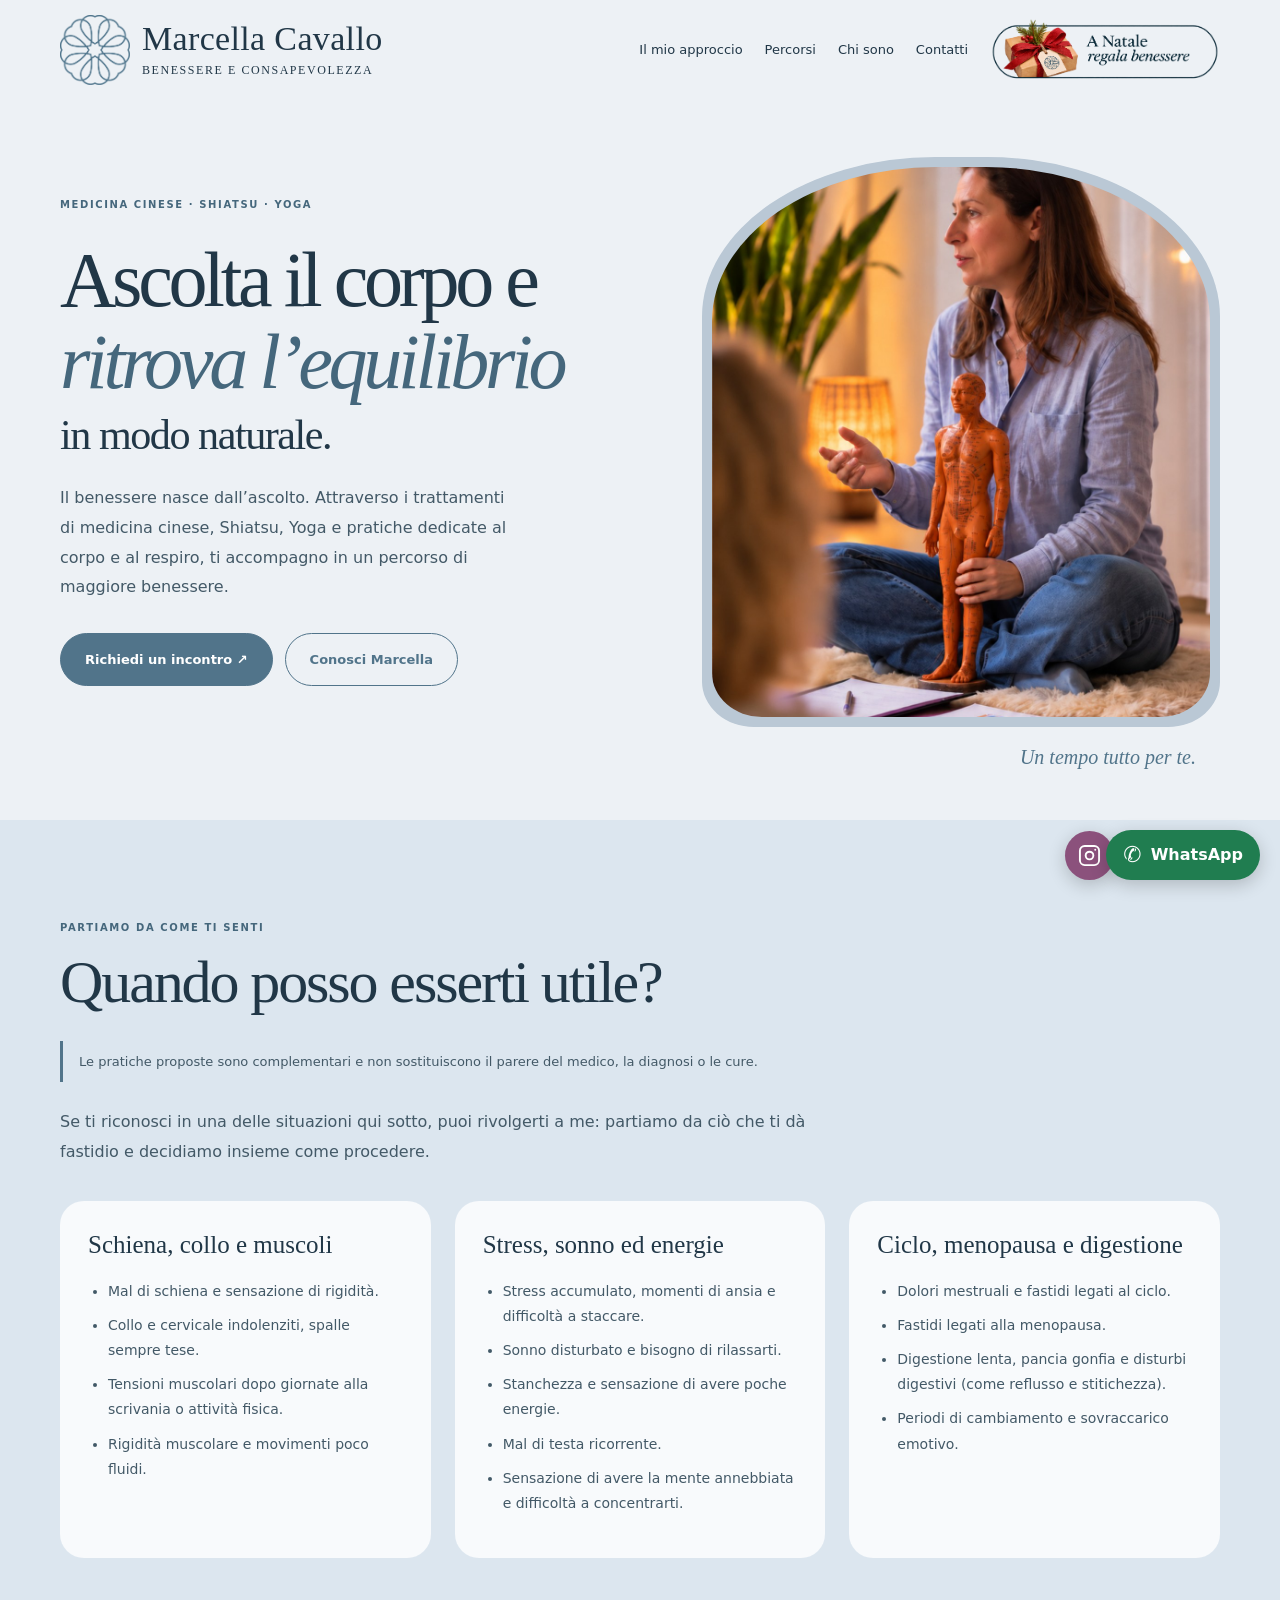
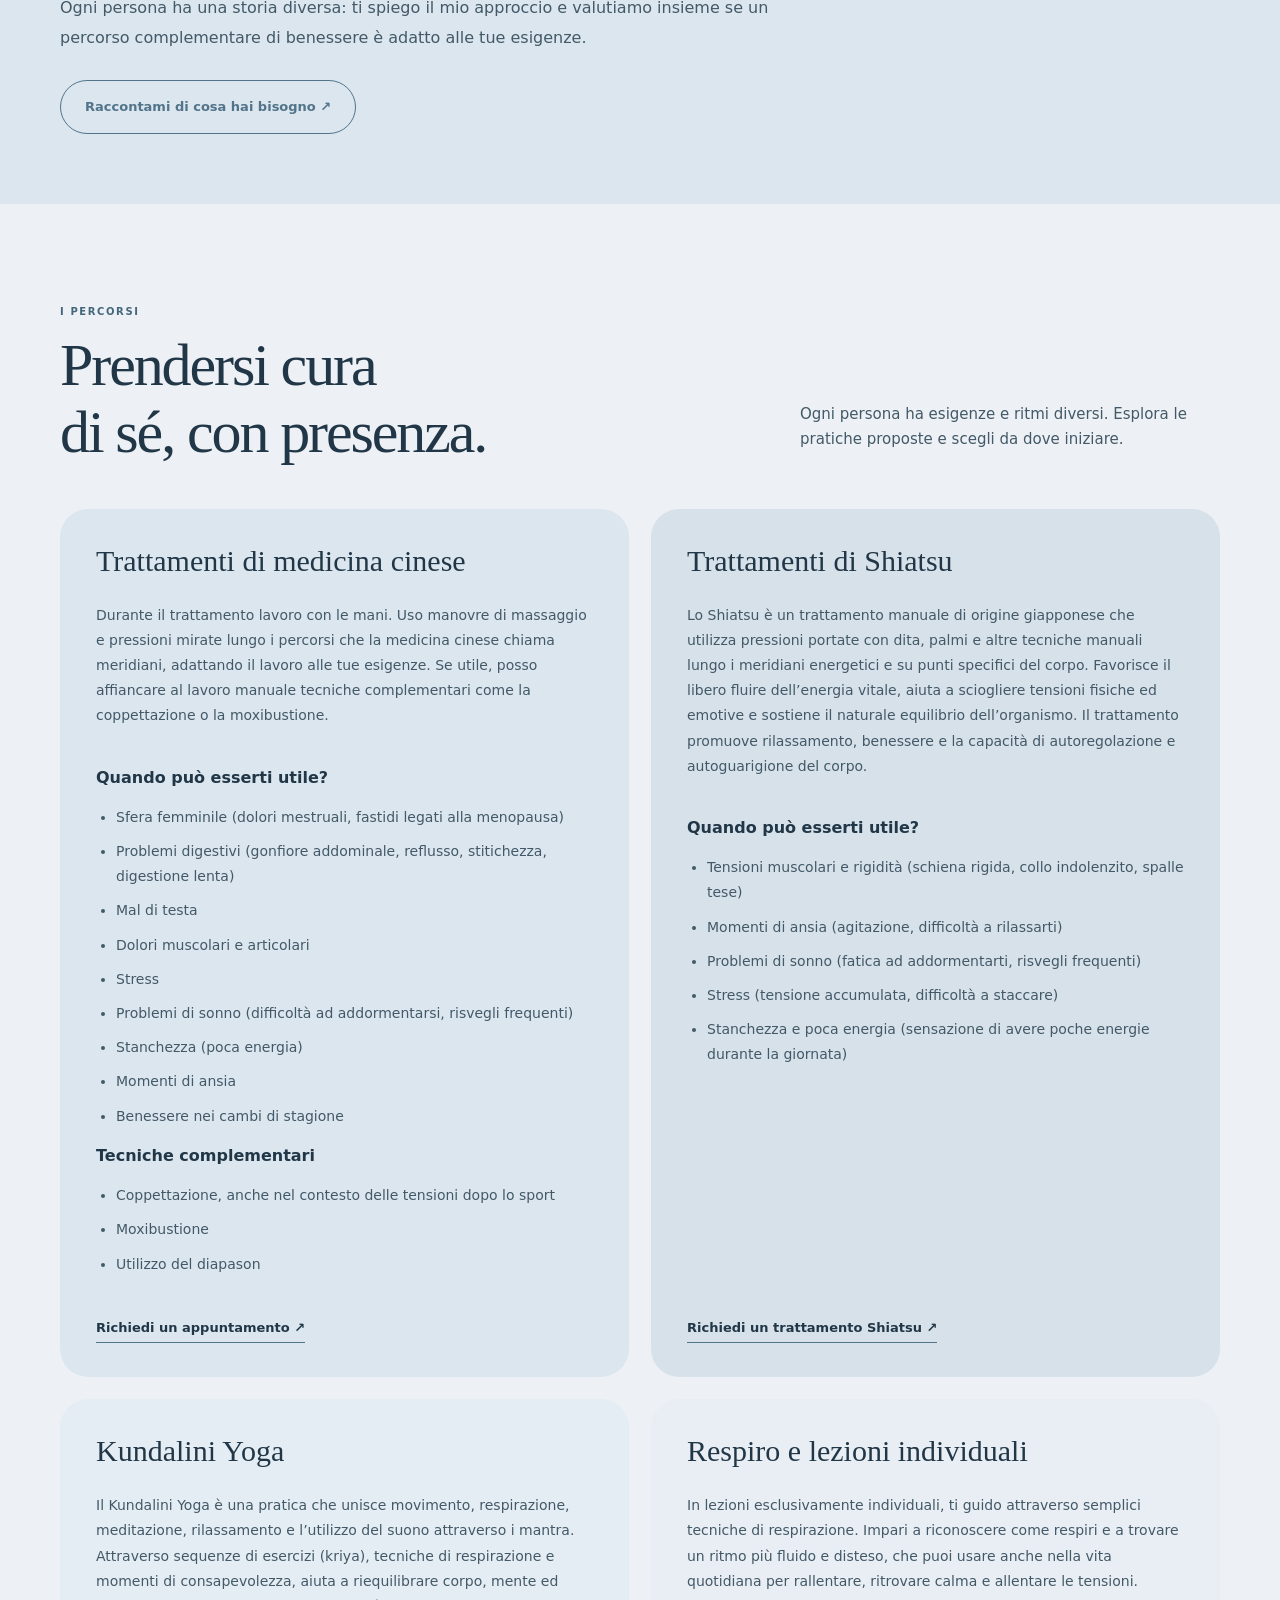
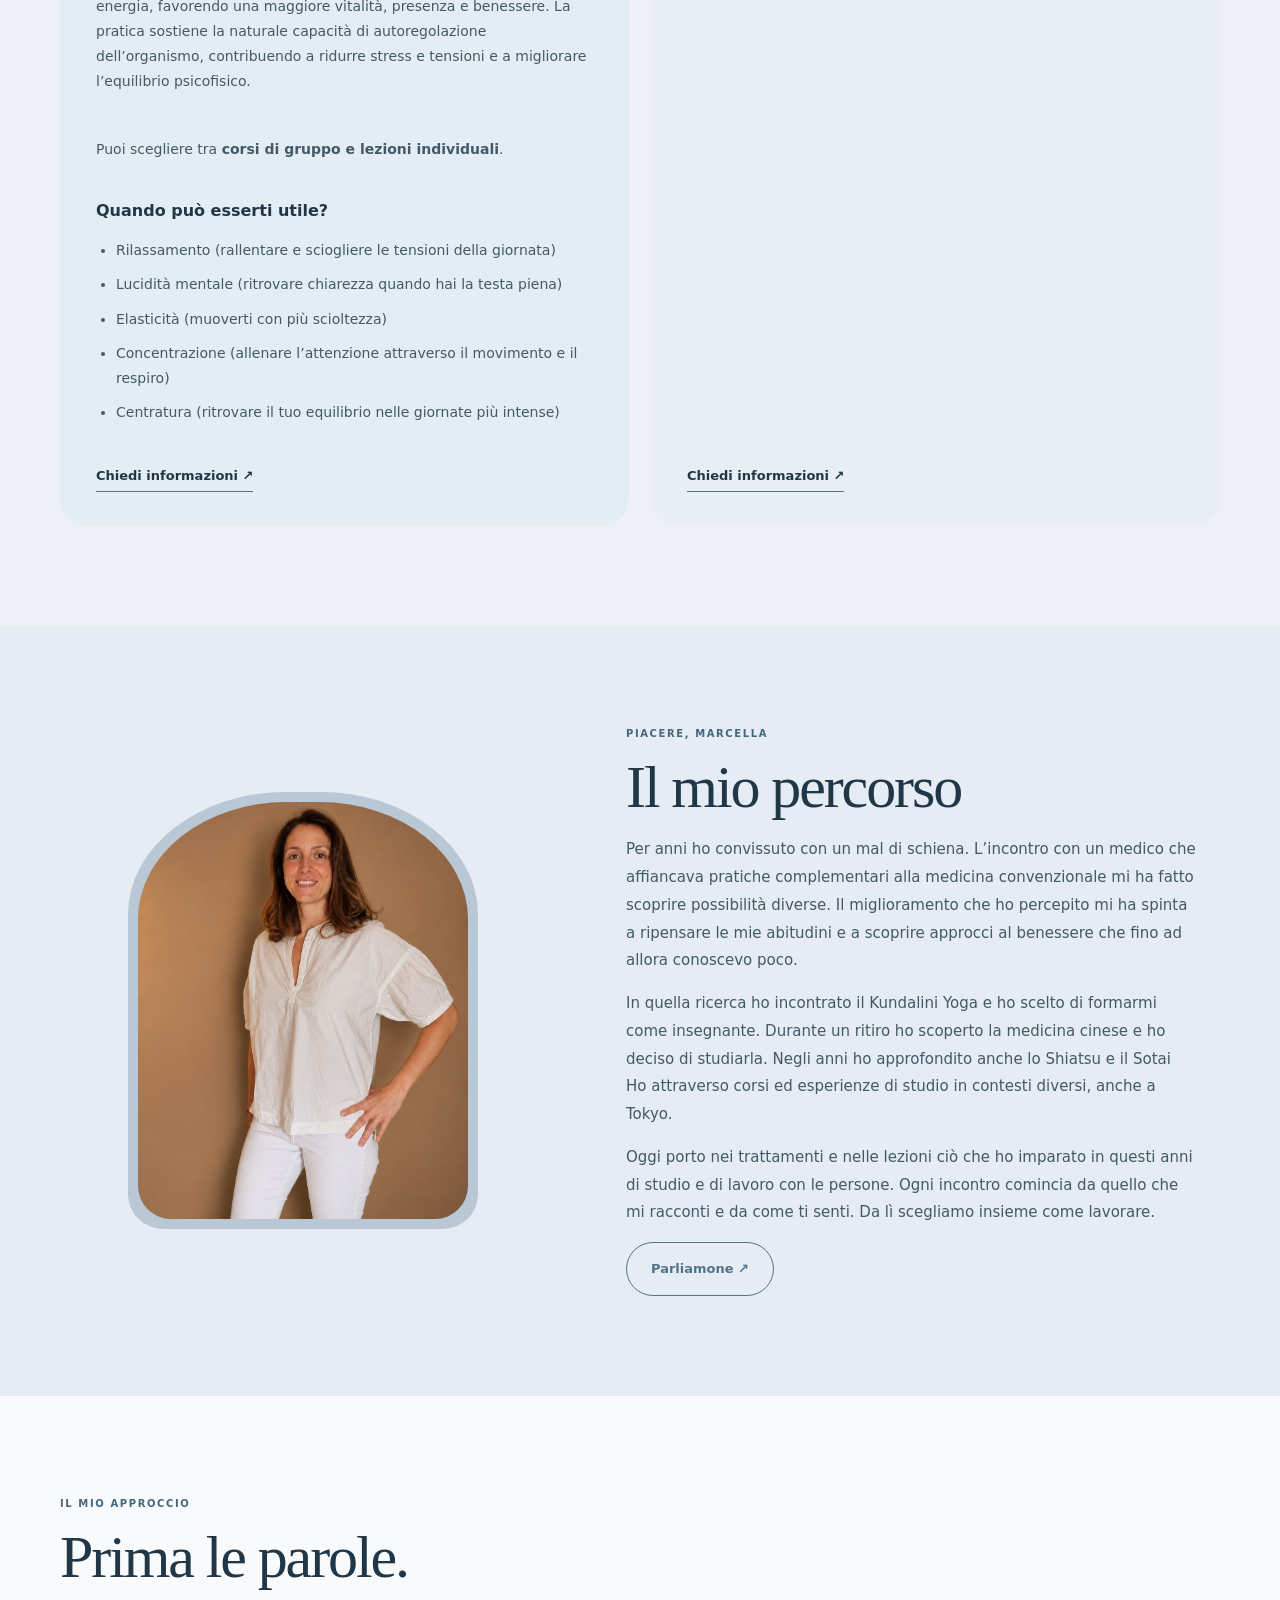
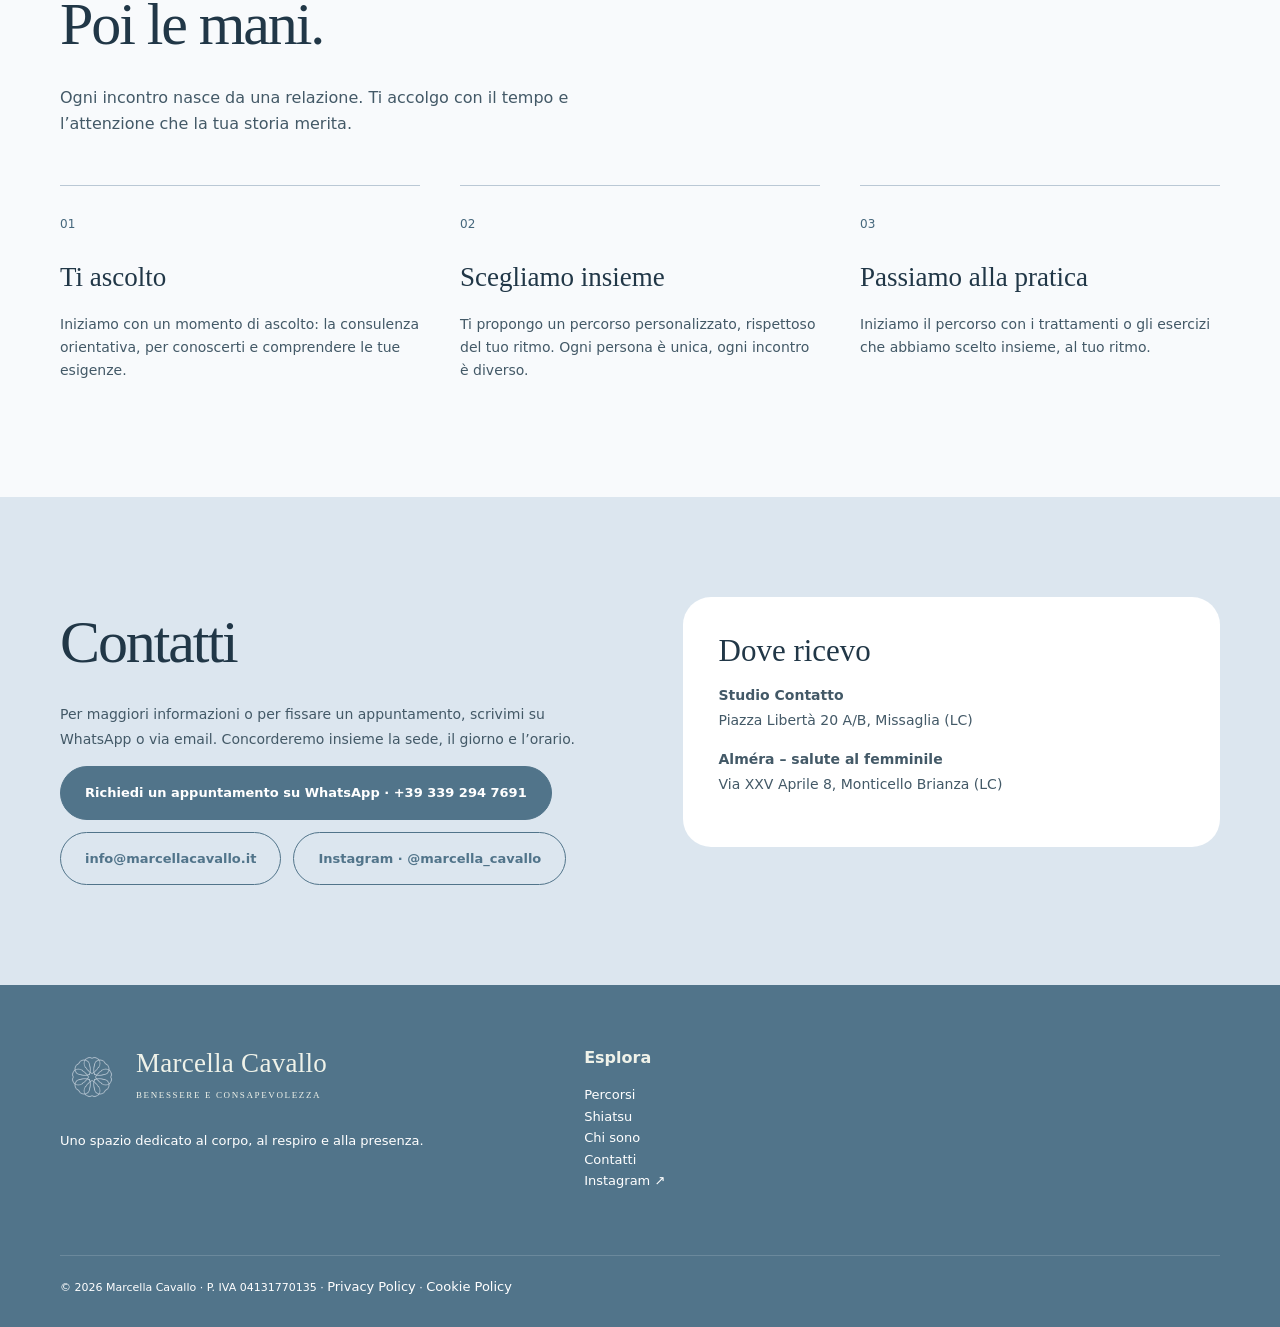
<file: index.html>
<!DOCTYPE html>
<html lang="it"><head><meta charset="UTF-8"><meta name="viewport" content="width=device-width,initial-scale=1"><meta name="theme-color" content="#edf1f5"><meta name="description" content="Marcella Cavallo — Trattamenti di Medicina cinese, Shiatsu, Yoga e pratiche per il benessere. Scopri l'approccio e richiedi informazioni."><title>Marcella Cavallo | Medicina cinese, Shiatsu e Yoga</title><link rel="canonical" href="https://marcellacavallo.it/"><meta property="og:type" content="website"><meta property="og:locale" content="it_IT"><meta property="og:title" content="Marcella Cavallo | Medicina cinese, Shiatsu e Yoga"><meta property="og:description" content="Trattamenti di medicina cinese, Shiatsu e Kundalini Yoga a Missaglia e Monticello Brianza. Scopri i percorsi di Marcella Cavallo."><meta property="og:url" content="https://marcellacavallo.it/"><script type="application/ld+json">{"@context":"https://schema.org","@type":"Person","@id":"https://marcellacavallo.it/#marcella","name":"Marcella Cavallo","url":"https://marcellacavallo.it/","description":"Operatrice di trattamenti di medicina cinese e Shiatsu e insegnante di Kundalini Yoga.","email":"info@marcellacavallo.it","telephone":"+39 339 294 7691","sameAs":["https://www.instagram.com/marcella_cavallo/"],"knowsAbout":["Shiatsu","Trattamenti di medicina cinese","Kundalini Yoga","Tecniche di respirazione"],"workLocation":[{"@type":"Place","name":"Studio Contatto","address":{"@type":"PostalAddress","streetAddress":"Piazza Libertà 20 A/B","addressLocality":"Missaglia","addressRegion":"LC","addressCountry":"IT"}},{"@type":"Place","name":"Alméra – salute al femminile","address":{"@type":"PostalAddress","streetAddress":"Via XXV Aprile 8","addressLocality":"Monticello Brianza","addressRegion":"LC","addressCountry":"IT"}}]}</script><link rel="stylesheet" href="styles.css"><style>
.needs-section{background:var(--soft-blue);padding-bottom:70px}.needs-disclaimer{font-size:13px;color:var(--muted);border-left:3px solid var(--brand-dark);padding:10px 16px;margin:25px 0}.needs-intro{max-width:780px;color:var(--muted);line-height:1.85}.needs-grid{display:grid;grid-template-columns:repeat(3,minmax(0,1fr));gap:24px;margin:35px 0}.needs-grid article{background:var(--cream);padding:28px;border-radius:24px}.needs-grid h3{font-size:25px;line-height:1.25;margin:0 0 18px}.needs-grid ul,.practical-use ul{padding-left:20px;font-size:14px;line-height:1.8;color:var(--muted)}.needs-grid li,.practical-use li{margin-bottom:9px}.practical-use{margin:0 0 26px}.practical-use h4{font-size:16px;margin:10px 0 12px}.practical-use h3{font-size:28px;margin:25px 0 12px}.practical-use p{margin-top:12px}.needs-section .btn{margin-top:12px}@media(max-width:850px){.needs-grid{grid-template-columns:1fr;gap:16px}.needs-grid article{padding:24px}.needs-section{padding-bottom:50px}}

/* Christmas header invitation */
.links .christmas-cta{display:block;flex:0 0 auto;width:230px;height:auto;max-width:100%;line-height:0;background:transparent;border-radius:18px;transition:transform .2s}
.christmas-cta img{display:block;width:100%;height:auto;object-fit:contain;border-radius:inherit}
.links .christmas-cta:hover{transform:translateY(-1px);text-decoration:none}
@media(min-width:851px) and (max-width:1100px){.links .christmas-cta{width:210px;height:auto}.nav .logo{font-size:24px}.nav .logo small{font-size:10px}.nav .logo img{width:58px;height:58px}.links{gap:10px}.nav{gap:16px}}
@media(max-width:850px){.links .christmas-cta{width:230px;height:auto;align-self:center}}
</style></head><body><a class="skip-link" href="#inizio">Vai al contenuto</a><header class="container nav"><a class="logo" href="#inizio"><img src="assets/logo-fiore.png" alt="" width="70" height="70"><span>Marcella Cavallo<small>Benessere e consapevolezza</small></span></a><button class="menu-toggle" id="menuBtn" aria-label="Apri menu" aria-expanded="false" aria-controls="navLinks">☰</button><nav aria-label="Navigazione principale" class="links" id="navLinks"><a href="#approccio">Il mio approccio</a><a href="#servizi">Percorsi</a><a href="#chisono">Chi sono</a><a href="#contatti">Contatti</a><a class="christmas-cta" href="/natale.html"><img src="assets/natale-regala-benessere-senza-freccia.png" alt="A Natale regala benessere" width="2172" height="724"></a></nav></header>
<main id="inizio"><section class="container hero"><div><div class="eyebrow">Medicina cinese · Shiatsu · Yoga</div><h1>Ascolta il corpo e <em>ritrova l’equilibrio</em> <span class="hero-natural">in modo naturale.</span></h1><p>Il benessere nasce dall’ascolto. Attraverso i trattamenti di medicina cinese, Shiatsu, Yoga e pratiche dedicate al corpo e al respiro, ti accompagno in un percorso di maggiore benessere.</p><div class="hero-actions"><a class="btn" href="#contatti">Richiedi un incontro ↗</a><a class="btn outline" href="#chisono">Conosci Marcella</a></div></div><figure class="hero-art"><img src="assets/marcella-ritratto-v3.jpg" alt="Marcella Cavallo durante una spiegazione di medicina cinese" width="1080" height="1350" fetchpriority="high"><figcaption>Un tempo tutto per te.</figcaption></figure></section>
<section class="section needs-section" id="quando-puo-servire"><div class="container"><div class="eyebrow">Partiamo da come ti senti</div><h2>Quando posso esserti utile?</h2><p class="needs-disclaimer">Le pratiche proposte sono complementari e non sostituiscono il parere del medico, la diagnosi o le cure.</p><p class="needs-intro">Se ti riconosci in una delle situazioni qui sotto, puoi rivolgerti a me: partiamo da ciò che ti dà fastidio e decidiamo insieme come procedere.</p><div class="needs-grid"><article><h3>Schiena, collo e muscoli</h3><ul><li>Mal di schiena e sensazione di rigidità.</li><li>Collo e cervicale indolenziti, spalle sempre tese.</li><li>Tensioni muscolari dopo giornate alla scrivania o attività fisica.</li><li>Rigidità muscolare e movimenti poco fluidi.</li></ul></article><article><h3>Stress, sonno ed energie</h3><ul><li>Stress accumulato, momenti di ansia e difficoltà a staccare.</li><li>Sonno disturbato e bisogno di rilassarti.</li><li>Stanchezza e sensazione di avere poche energie.</li><li>Mal di testa ricorrente.</li><li>Sensazione di avere la mente annebbiata e difficoltà a concentrarti.</li></ul></article><article><h3>Ciclo, menopausa e digestione</h3><ul><li>Dolori mestruali e fastidi legati al ciclo.</li><li>Fastidi legati alla menopausa.</li><li>Digestione lenta, pancia gonfia e disturbi digestivi (come reflusso e stitichezza).</li><li>Periodi di cambiamento e sovraccarico emotivo.</li></ul></article></div><p class="needs-intro">Ogni persona ha una storia diversa: ti spiego il mio approccio e valutiamo insieme se un percorso complementare di benessere è adatto alle tue esigenze.</p><a class="btn outline" href="#contatti">Raccontami di cosa hai bisogno ↗</a></div></section><section class="section" id="servizi"><div class="container"><div class="section-head"><div><div class="eyebrow">I percorsi</div><h2>Prendersi cura<br>di sé, con presenza.</h2></div><p>Ogni persona ha esigenze e ritmi diversi. Esplora le pratiche proposte e scegli da dove iniziare.</p></div><div class="services">
<article class="service" id="medicina-cinese">
<h3>Trattamenti di medicina cinese</h3>
<p>Durante il trattamento lavoro con le mani. Uso manovre di massaggio e pressioni mirate lungo i percorsi che la medicina cinese chiama meridiani, adattando il lavoro alle tue esigenze. Se utile, posso affiancare al lavoro manuale tecniche complementari come la coppettazione o la moxibustione.</p>
<div class="practical-use"><h4>Quando può esserti utile?</h4><ul>
<li>Sfera femminile (dolori mestruali, fastidi legati alla menopausa)</li>
<li>Problemi digestivi (gonfiore addominale, reflusso, stitichezza, digestione lenta)</li>
<li>Mal di testa</li>
<li>Dolori muscolari e articolari</li>
<li>Stress</li>
<li>Problemi di sonno (difficoltà ad addormentarsi, risvegli frequenti)</li>
<li>Stanchezza (poca energia)</li>
<li>Momenti di ansia</li>
<li>Benessere nei cambi di stagione</li>
</ul>
<h4>Tecniche complementari</h4><ul><li>Coppettazione, anche nel contesto delle tensioni dopo lo sport</li><li>Moxibustione</li><li>Utilizzo del diapason</li></ul>
</div>
<a href="#contatti">Richiedi un appuntamento ↗</a>
</article>
<article class="service" id="shiatsu">
<h3>Trattamenti di Shiatsu</h3>
<p>Lo Shiatsu è un trattamento manuale di origine giapponese che utilizza pressioni portate con dita, palmi e altre tecniche manuali lungo i meridiani energetici e su punti specifici del corpo. Favorisce il libero fluire dell’energia vitale, aiuta a sciogliere tensioni fisiche ed emotive e sostiene il naturale equilibrio dell’organismo. Il trattamento promuove rilassamento, benessere e la capacità di autoregolazione e autoguarigione del corpo.</p>
<div class="practical-use"><h4>Quando può esserti utile?</h4><ul>
<li>Tensioni muscolari e rigidità (schiena rigida, collo indolenzito, spalle tese)</li>
<li>Momenti di ansia (agitazione, difficoltà a rilassarti)</li>
<li>Problemi di sonno (fatica ad addormentarti, risvegli frequenti)</li>
<li>Stress (tensione accumulata, difficoltà a staccare)</li>
<li>Stanchezza e poca energia (sensazione di avere poche energie durante la giornata)</li>
</ul>
</div>
<a href="#contatti">Richiedi un trattamento Shiatsu ↗</a>
</article>
<article class="service" id="kundalini-yoga">
<h3>Kundalini Yoga</h3>
<p>Il Kundalini Yoga è una pratica che unisce movimento, respirazione, meditazione, rilassamento e l’utilizzo del suono attraverso i mantra. Attraverso sequenze di esercizi (kriya), tecniche di respirazione e momenti di consapevolezza, aiuta a riequilibrare corpo, mente ed energia, favorendo una maggiore vitalità, presenza e benessere. La pratica sostiene la naturale capacità di autoregolazione dell’organismo, contribuendo a ridurre stress e tensioni e a migliorare l’equilibrio psicofisico.</p>
<p>Puoi scegliere tra <strong>corsi di gruppo e lezioni individuali</strong>.</p>
<div class="practical-use"><h4>Quando può esserti utile?</h4><ul>
<li>Rilassamento (rallentare e sciogliere le tensioni della giornata)</li>
<li>Lucidità mentale (ritrovare chiarezza quando hai la testa piena)</li>
<li>Elasticità (muoverti con più scioltezza)</li>
<li>Concentrazione (allenare l’attenzione attraverso il movimento e il respiro)</li>
<li>Centratura (ritrovare il tuo equilibrio nelle giornate più intense)</li>
</ul>
</div>
<a href="#contatti">Chiedi informazioni ↗</a>
</article>
<article class="service" id="respiro">
<h3>Respiro e lezioni individuali</h3>
<p>In lezioni esclusivamente individuali, ti guido attraverso semplici tecniche di respirazione. Impari a riconoscere come respiri e a trovare un ritmo più fluido e disteso, che puoi usare anche nella vita quotidiana per rallentare, ritrovare calma e allentare le tensioni.</p>
<a href="#contatti">Chiedi informazioni ↗</a>
</article>
</div></div></section>
<section class="section about" id="chisono"><div class="container about-grid"><div class="portrait"><div class="portrait-frame"><img src="assets/marcella-intera-v3.jpg" alt="Marcella Cavallo in piedi, vestita di bianco" width="1254" height="1254" loading="eager"></div></div><div><div class="eyebrow">Piacere, Marcella</div><h2>Il mio percorso</h2>
<p>Per anni ho convissuto con un mal di schiena. L’incontro con un medico che affiancava pratiche complementari alla medicina convenzionale mi ha fatto scoprire possibilità diverse. Il miglioramento che ho percepito mi ha spinta a ripensare le mie abitudini e a scoprire approcci al benessere che fino ad allora conoscevo poco.</p>
<p>In quella ricerca ho incontrato il Kundalini Yoga e ho scelto di formarmi come insegnante. Durante un ritiro ho scoperto la medicina cinese e ho deciso di studiarla. Negli anni ho approfondito anche lo Shiatsu e il Sotai Ho attraverso corsi ed esperienze di studio in contesti diversi, anche a Tokyo.</p>
<p>Oggi porto nei trattamenti e nelle lezioni ciò che ho imparato in questi anni di studio e di lavoro con le persone. Ogni incontro comincia da quello che mi racconti e da come ti senti. Da lì scegliamo insieme come lavorare.</p><a class="btn outline" href="#contatti">Parliamone ↗</a></div></div></section>
<section class="section approach" id="approccio"><div class="container"><div class="eyebrow">Il mio approccio</div><h2>Prima le parole.<br>Poi le mani.</h2><p class="approach-intro">Ogni incontro nasce da una relazione. Ti accolgo con il tempo e l’attenzione che la tua storia merita.</p><div class="approach-grid"><article><span>01</span><h3>Ti ascolto</h3><p>Iniziamo con un momento di ascolto: la consulenza orientativa, per conoscerti e comprendere le tue esigenze.</p></article><article><span>02</span><h3>Scegliamo insieme</h3><p>Ti propongo un percorso personalizzato, rispettoso del tuo ritmo. Ogni persona è unica, ogni incontro è diverso.</p></article><article><span>03</span><h3>Passiamo alla pratica</h3><p>Iniziamo il percorso con i trattamenti o gli esercizi che abbiamo scelto insieme, al tuo ritmo.</p></article></div></div></section>
<section class="section booking" id="contatti">
<div class="container booking-wrap">
  <div>
    <h2>Contatti</h2>
    <p>Per maggiori informazioni o per fissare un appuntamento, scrivimi su WhatsApp o via email. Concorderemo insieme la sede, il giorno e l’orario.</p>
    <div class="hero-actions">
      <a class="btn" href="https://wa.me/393392947691?text=Buongiorno%20Marcella%2C%20vorrei%20richiedere%20un%20appuntamento.">Richiedi un appuntamento su WhatsApp · +39 339 294 7691</a>
      <a class="btn outline" href="mailto:info@marcellacavallo.it">info@marcellacavallo.it</a>
      <a class="btn outline" href="https://www.instagram.com/marcella_cavallo/" target="_blank" rel="noopener noreferrer" aria-label="Seguimi su Instagram">Instagram · @marcella_cavallo</a>
    </div>
  </div>
  <div class="form-card">
    <h3>Dove ricevo</h3>
    <p><strong>Studio Contatto</strong><br>Piazza Libertà 20 A/B, Missaglia (LC)</p>
    <p><strong>Alméra – salute al femminile</strong><br>Via XXV Aprile 8, Monticello Brianza (LC)</p>
  </div>
</div>
</section>
</main>
<footer class="footer"><div class="container"><div class="footer-grid"><div><div class="logo"><img src="assets/logo-scuro.jpg" alt="" width="64" height="64"><span>Marcella Cavallo<small>Benessere e consapevolezza</small></span></div><p>Uno spazio dedicato al corpo, al respiro e alla presenza.</p></div><div><strong>Esplora</strong><p><a href="#servizi">Percorsi</a><br><a href="#shiatsu">Shiatsu</a><br><a href="#chisono">Chi sono</a><br><a href="#contatti">Contatti</a><br><a href="https://www.instagram.com/marcella_cavallo/" target="_blank" rel="noopener noreferrer">Instagram ↗</a></p></div></div><div class="footer-bottom">© <span id="year"></span> Marcella Cavallo · P. IVA 04131770135 · <a href="privacy.html">Privacy Policy</a> · <a href="cookie.html">Cookie Policy</a></div></div></footer><script src="script.js" defer></script><a class="instagram-floating" href="https://www.instagram.com/marcella_cavallo/" aria-label="Seguimi su Instagram" title="Instagram di Marcella" target="_blank" rel="noopener noreferrer"><svg aria-hidden="true" width="23" height="23" viewBox="0 0 24 24" fill="none" stroke="currentColor" stroke-width="2" stroke-linecap="round" stroke-linejoin="round"><rect x="2" y="2" width="20" height="20" rx="5"/><circle cx="12" cy="12" r="4"/><circle cx="18" cy="6" r="1" fill="currentColor" stroke="none"/></svg></a><a class="whatsapp-floating" href="https://wa.me/393392947691?text=Buongiorno%20Marcella%2C%20vorrei%20richiedere%20un%20appuntamento." aria-label="Scrivi a Marcella su WhatsApp" target="_blank" rel="noopener noreferrer"><span aria-hidden="true">✆</span><span class="whatsapp-floating-label">WhatsApp</span></a><style>.instagram-floating{position:fixed;right:166px;bottom:20px;z-index:1000;width:49px;height:49px;display:flex;align-items:center;justify-content:center;border-radius:999px;background:#8b517c;color:#fff;text-decoration:none;box-shadow:0 5px 18px #0003}.instagram-floating:hover,.instagram-floating:focus-visible{background:#744066;color:#fff}@media(max-width:600px){.instagram-floating{right:145px;bottom:14px;width:46px;height:46px}}.whatsapp-floating{position:fixed;right:20px;bottom:20px;z-index:1000;display:flex;align-items:center;gap:9px;padding:12px 17px;border-radius:999px;background:#207d50;color:#fff;text-decoration:none;font-weight:700;box-shadow:0 5px 18px #0003}.whatsapp-floating:hover,.whatsapp-floating:focus-visible{background:#146b42;color:#fff}.whatsapp-floating span:first-child{font-size:22px;line-height:1}@media(max-width:600px){.whatsapp-floating{right:14px;bottom:14px;padding:12px 14px}.whatsapp-floating-label{font-size:14px}}@media(prefers-reduced-motion:reduce){.whatsapp-floating{transition:none}}</style></body></html>
</file>
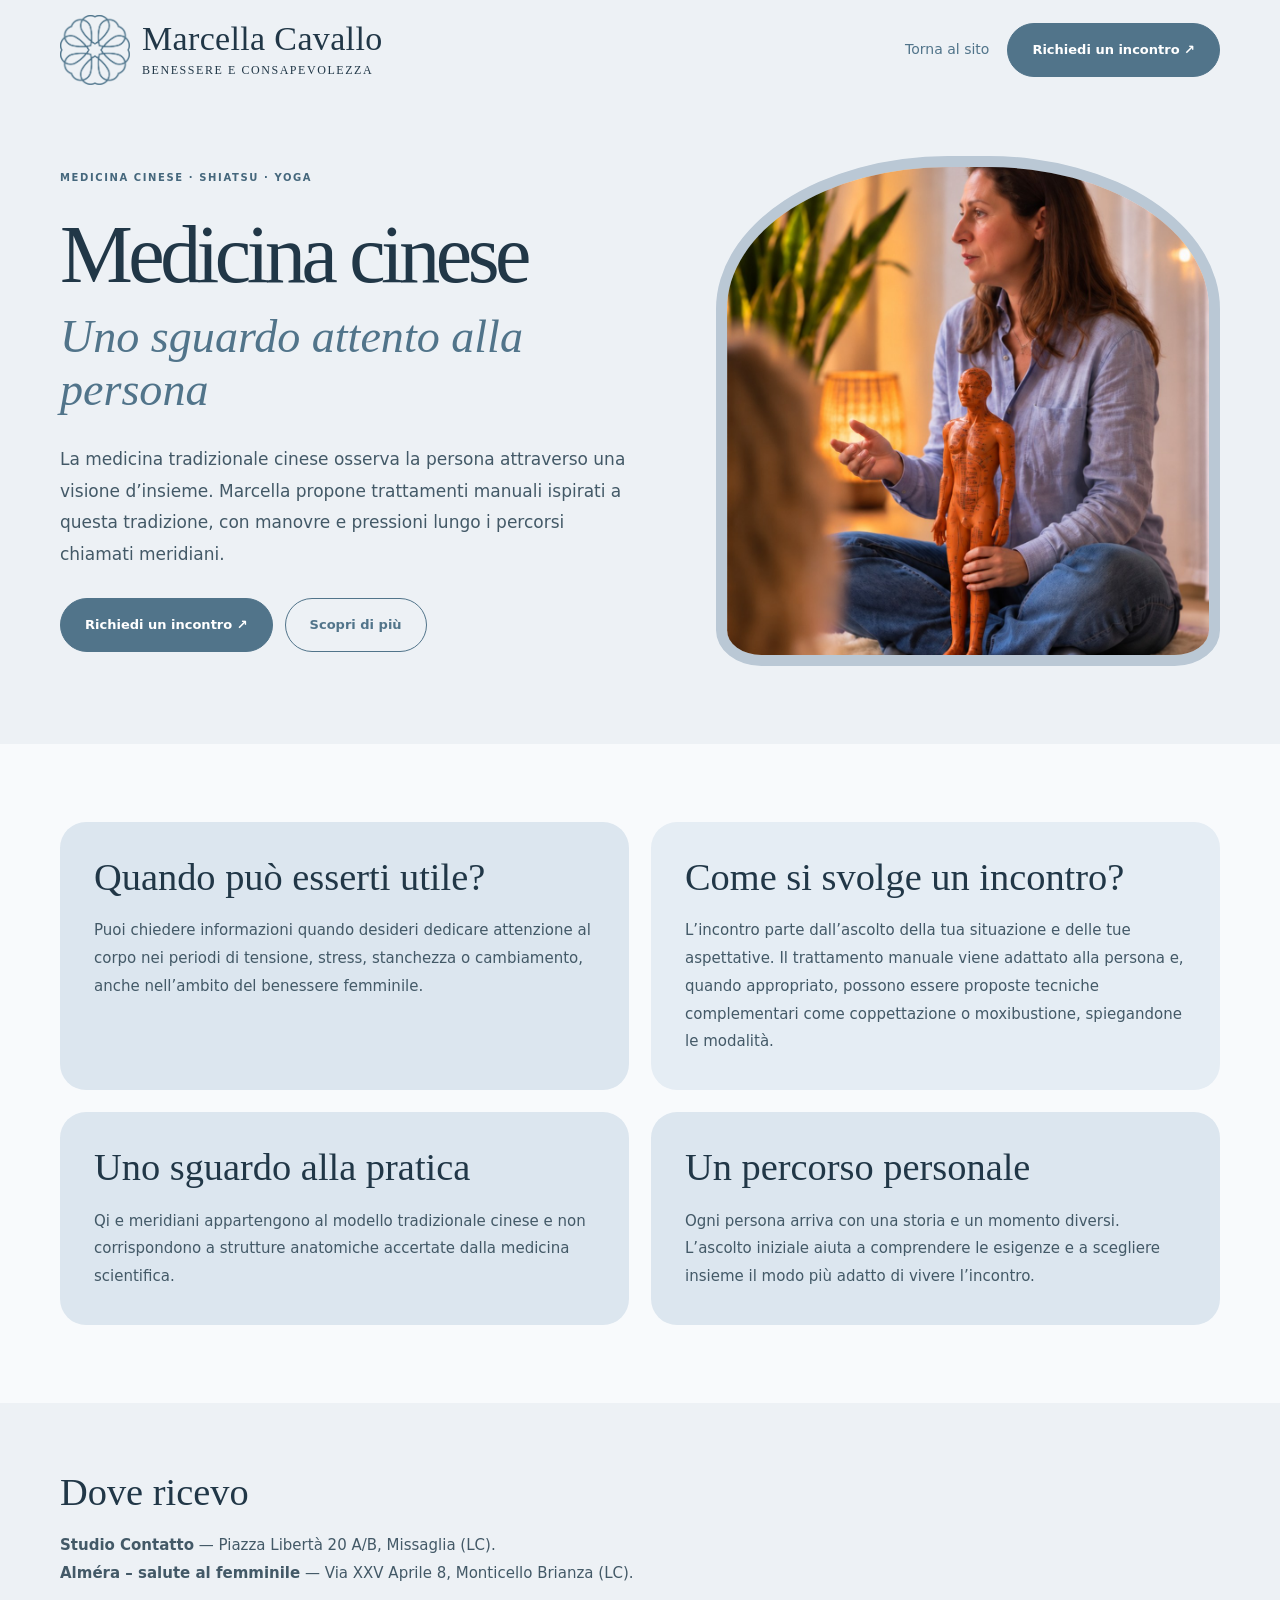
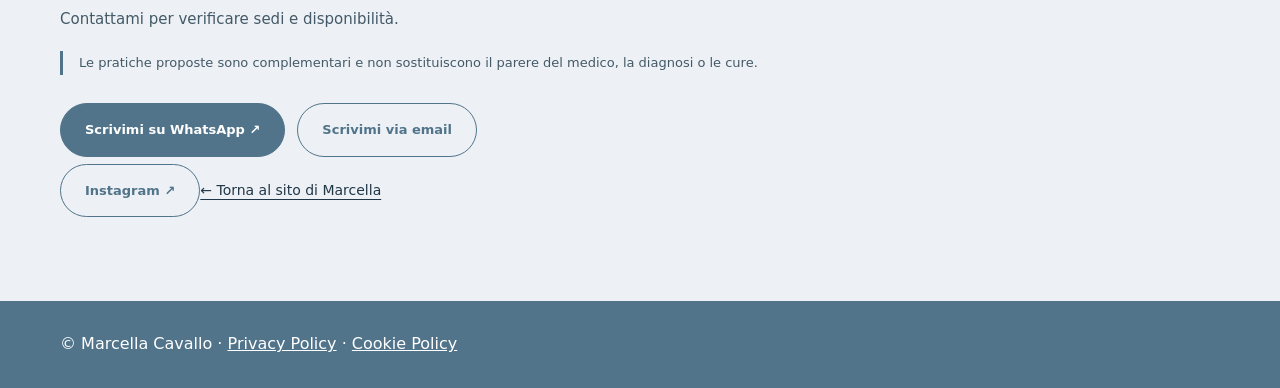
<file: medicina-tradizionale-cinese/index.html>
<!doctype html>
<html lang="it"><head><meta charset="utf-8"><meta name="viewport" content="width=device-width,initial-scale=1"><meta name="theme-color" content="#edf1f5"><title>Medicina tradizionale cinese a Missaglia e Monticello Brianza | Marcella Cavallo</title><meta name="description" content="Trattamenti manuali di medicina tradizionale cinese con Marcella Cavallo a Missaglia e Monticello Brianza: ascolto e percorsi personalizzati."><link rel="canonical" href="https://marcellacavallo.it/medicina-tradizionale-cinese/"><meta property="og:type" content="website"><meta property="og:locale" content="it_IT"><meta property="og:title" content="Medicina tradizionale cinese | Marcella Cavallo"><meta property="og:description" content="Trattamenti manuali di medicina tradizionale cinese con Marcella Cavallo a Missaglia e Monticello Brianza: ascolto e percorsi personalizzati."><meta property="og:url" content="https://marcellacavallo.it/medicina-tradizionale-cinese/"><link rel="stylesheet" href="../styles.css"><style>.service-page{background:var(--paper)}.service-page .nav{max-width:1160px}.service-page .service-hero{display:grid;grid-template-columns:1.08fr .92fr;align-items:center;gap:64px;padding-top:56px;padding-bottom:78px}.service-page h1{font:400 clamp(62px,6.4vw,94px)/1.02 Georgia,serif;letter-spacing:-.055em;margin:26px 0 15px;color:var(--ink)}.service-page .service-subtitle{font:italic 400 clamp(31px,3.6vw,50px)/1.15 Georgia,serif;color:var(--brand-dark);margin:0 0 27px}.service-page .service-intro{color:var(--muted);font-size:17px;line-height:1.85;max-width:570px}.service-page .service-actions{display:flex;gap:12px;flex-wrap:wrap;margin-top:28px}.service-page .service-art{height:510px;margin:0;overflow:hidden;position:relative;border:11px solid var(--brand-light);border-radius:46% 46% 9% 9% / 30% 30% 7% 7%;background:var(--soft-blue)}.service-page .service-art img{display:block;width:100%;height:100%;object-fit:cover;object-position:center 30%}.service-page .service-content{background:var(--cream);padding:78px 0}.service-page .service-content-grid{display:grid;grid-template-columns:1fr 1fr;gap:22px}.service-page .service-panel{background:var(--periwinkle);border-radius:26px;padding:34px}.service-page .service-panel:nth-child(2){background:#e5edf4}.service-page .service-panel h2,.service-page .service-location h2{font:400 clamp(29px,3vw,41px)/1.13 Georgia,serif;margin:0 0 18px}.service-page .service-panel p,.service-page .service-location p{font-size:15px;line-height:1.85;color:var(--muted);margin:0}.service-page .service-location{padding:68px 0 84px}.service-page .service-location p{margin-bottom:18px}.service-page .service-note{font-size:13px!important;border-left:3px solid var(--brand-dark);padding-left:16px;max-width:750px}.service-page .service-footer{background:var(--brand-dark);color:#fff;padding:30px 0}.service-page .service-footer a{text-decoration:underline}.service-page .service-back{display:inline-block;margin-top:22px;text-decoration:underline;text-underline-offset:4px;font-size:14px}.service-page .service-nav{display:flex;align-items:center;gap:18px}.service-page .service-nav a:not(.btn){font-size:14px;color:var(--brand-dark)}@media(max-width:850px){.service-page .service-hero{grid-template-columns:1fr;gap:42px;padding-top:38px;padding-bottom:70px}.service-page .service-art{height:auto;aspect-ratio:4/5;max-width:500px;width:calc(100% - 24px);margin:auto}.service-page .service-content{padding:58px 0}.service-page .service-content-grid{grid-template-columns:1fr;gap:18px}.service-page .service-panel{padding:28px}.service-page .service-nav a:not(.btn){display:none}.service-page .service-nav .btn{padding:11px 15px;font-size:12px}.service-page .service-location{padding:55px 0 70px}}@media(max-width:430px){.service-page h1{font-size:clamp(50px,12vw,65px)}.service-page .service-subtitle{font-size:32px}.service-page .service-intro{font-size:16px}.service-page .service-actions .btn{width:100%}.service-page .nav{gap:10px}.service-page .service-nav .btn{display:none}.service-page .logo{font-size:clamp(22px,6vw,27px)}}</style><script type="application/ld+json">{"@context":"https://schema.org","@type":"WebPage","name":"Medicina tradizionale cinese","url":"https://marcellacavallo.it/medicina-tradizionale-cinese/","inLanguage":"it","about":{"@type":"Service","name":"Medicina tradizionale cinese","provider":{"@type":"Person","name":"Marcella Cavallo","url":"https://marcellacavallo.it/"}}}</script></head>
<body class="service-page"><a class="skip-link" href="#contenuto">Vai al contenuto</a><header class="container nav"><a class="logo" href="../" aria-label="Marcella Cavallo, torna alla homepage"><img src="../assets/logo-fiore.png" alt="" width="70" height="70"><span>Marcella Cavallo<small>Benessere e consapevolezza</small></span></a><nav class="service-nav" aria-label="Navigazione"><a href="../">Torna al sito</a><a class="btn" href="../#contatti">Richiedi un incontro ↗</a></nav></header>
<main id="contenuto"><section class="container service-hero"><div><div class="eyebrow">Medicina cinese · Shiatsu · Yoga</div><h1>Medicina cinese</h1><p class="service-subtitle">Uno sguardo attento alla persona</p><p class="service-intro">La medicina tradizionale cinese osserva la persona attraverso una visione d’insieme. Marcella propone trattamenti manuali ispirati a questa tradizione, con manovre e pressioni lungo i percorsi chiamati meridiani.</p><div class="service-actions"><a class="btn" href="../#contatti">Richiedi un incontro ↗</a><a class="btn outline" href="#approfondisci">Scopri di più</a></div></div><figure class="service-art"><img src="../assets/marcella-ritratto-v3.jpg" alt="Marcella Cavallo" width="1080" height="1350" loading="lazy"></figure></section>
<section class="service-content" id="approfondisci"><div class="container service-content-grid"><article class="service-panel"><h2>Quando può esserti utile?</h2><p>Puoi chiedere informazioni quando desideri dedicare attenzione al corpo nei periodi di tensione, stress, stanchezza o cambiamento, anche nell’ambito del benessere femminile.</p></article><article class="service-panel"><h2>Come si svolge un incontro?</h2><p>L’incontro parte dall’ascolto della tua situazione e delle tue aspettative. Il trattamento manuale viene adattato alla persona e, quando appropriato, possono essere proposte tecniche complementari come coppettazione o moxibustione, spiegandone le modalità.</p></article><article class="service-panel"><h2>Uno sguardo alla pratica</h2><p>Qi e meridiani appartengono al modello tradizionale cinese e non corrispondono a strutture anatomiche accertate dalla medicina scientifica.</p></article><article class="service-panel"><h2>Un percorso personale</h2><p>Ogni persona arriva con una storia e un momento diversi. L’ascolto iniziale aiuta a comprendere le esigenze e a scegliere insieme il modo più adatto di vivere l’incontro.</p></article></div></section>
<section class="container service-location"><h2>Dove ricevo</h2><p><strong>Studio Contatto</strong> — Piazza Libertà 20 A/B, Missaglia (LC).<br><strong>Alméra – salute al femminile</strong> — Via XXV Aprile 8, Monticello Brianza (LC).</p><p>Contattami per verificare sedi e disponibilità.</p><p class="service-note">Le pratiche proposte sono complementari e non sostituiscono il parere del medico, la diagnosi o le cure.</p><div class="service-actions"><a class="btn" href="https://wa.me/393392947691?text=Buongiorno%20Marcella%2C%20vorrei%20informazioni%20su%20Medicina%20tradizionale%20cinese.">Scrivimi su WhatsApp ↗</a><a class="btn outline" href="mailto:info@marcellacavallo.it">Scrivimi via email</a></div><a class="btn outline" href="https://www.instagram.com/marcella_cavallo/" target="_blank" rel="noopener noreferrer" aria-label="Visita il profilo Instagram di Marcella Cavallo">Instagram ↗</a><a class="service-back" href="../">← Torna al sito di Marcella</a></section></main>
<footer class="service-footer"><div class="container">© Marcella Cavallo · <a href="../privacy.html">Privacy Policy</a> · <a href="../cookie.html">Cookie Policy</a></div></footer></body></html>
</file>
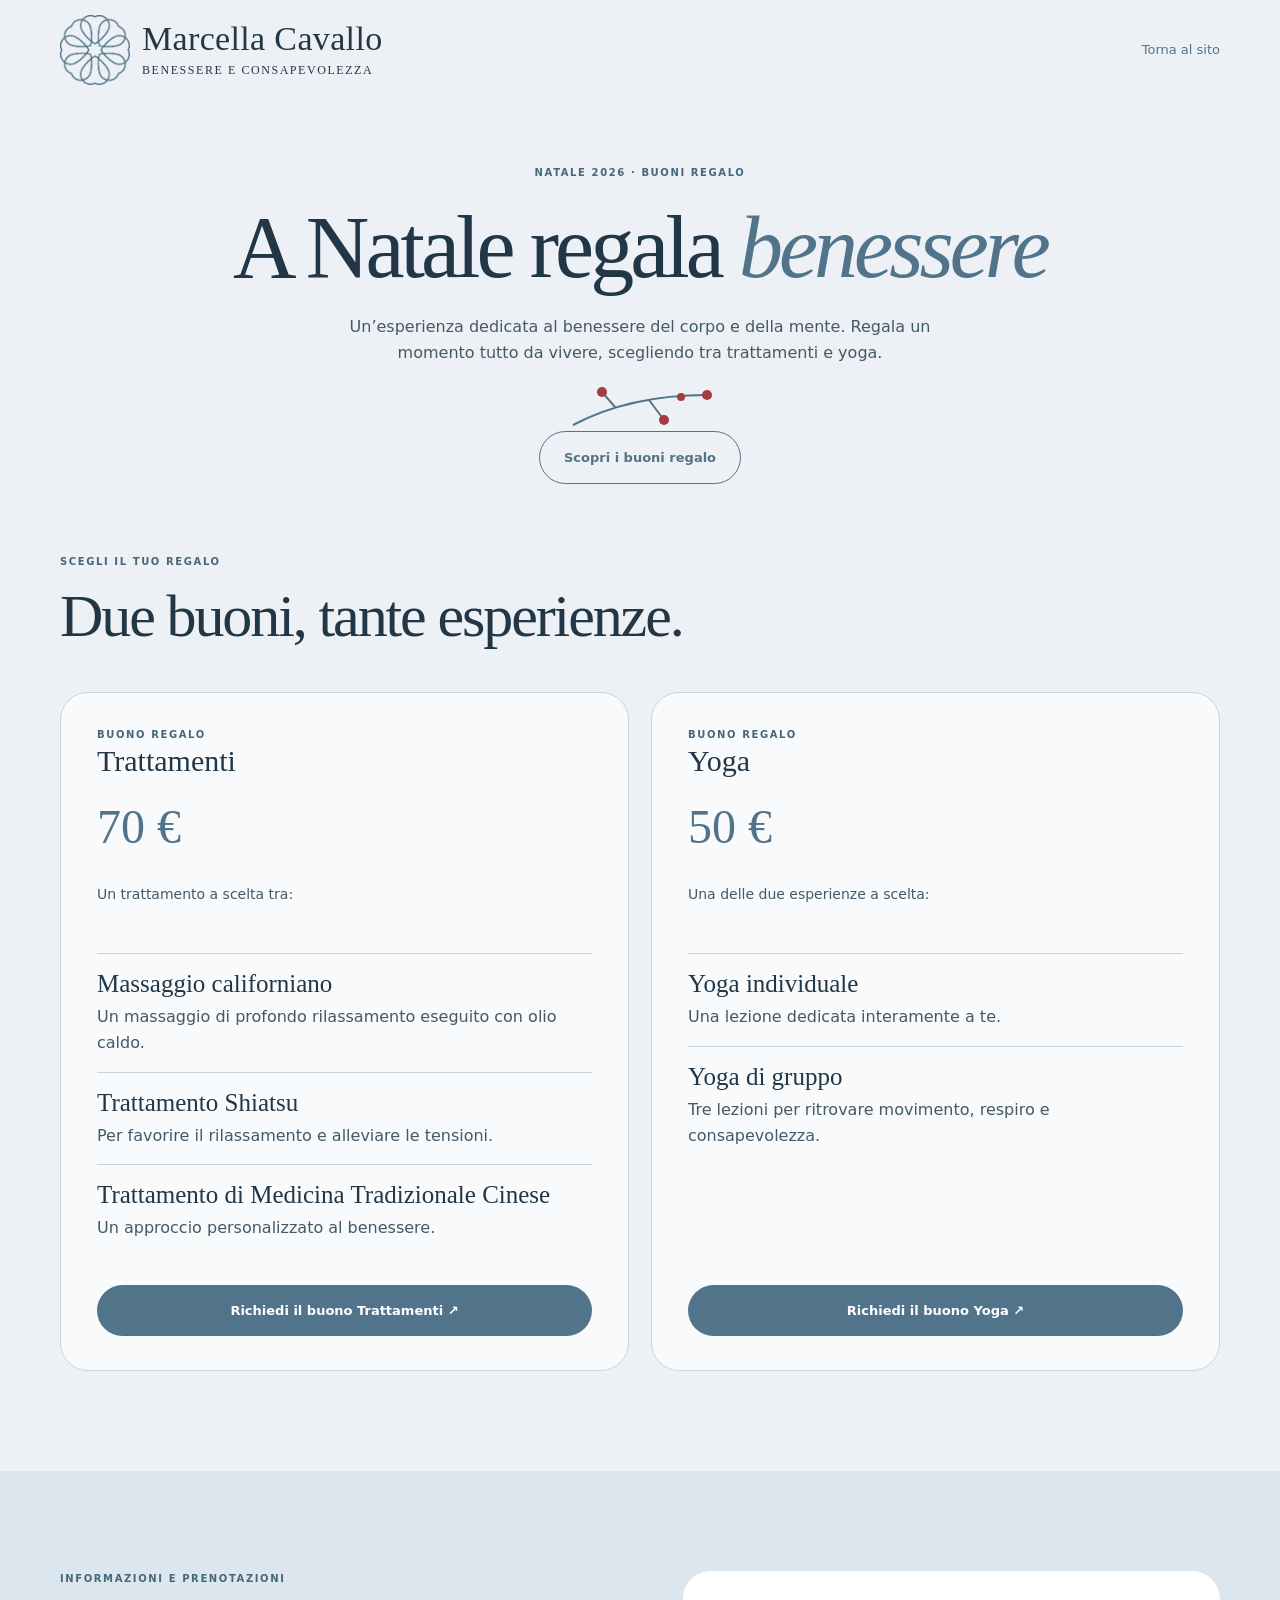
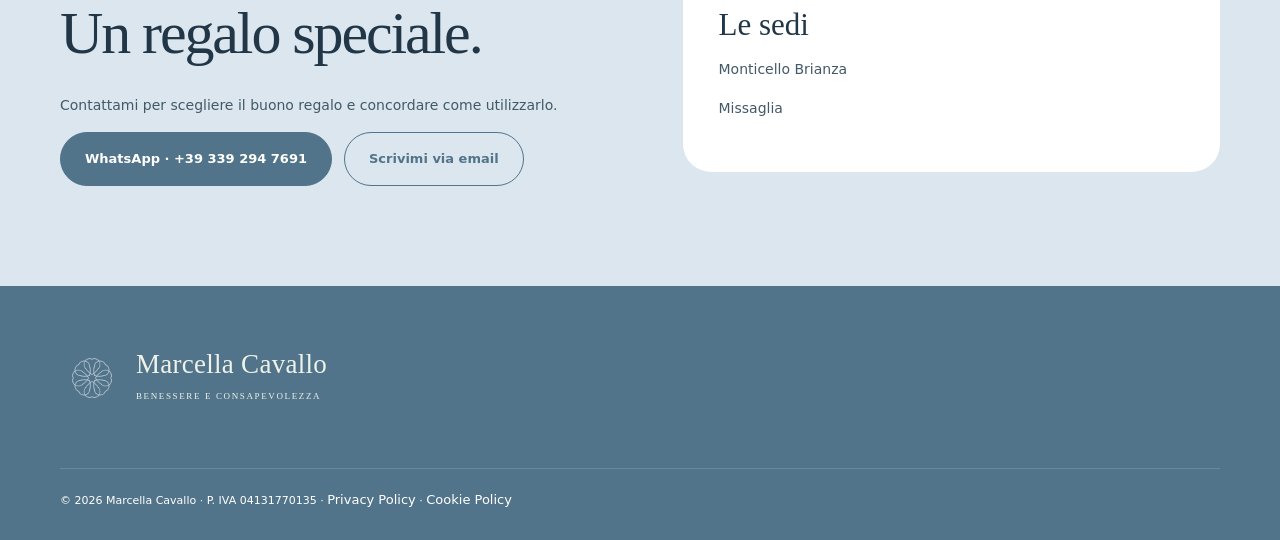
<file: natale-2026/index.html>
<!doctype html><html lang="it"><head><meta charset="utf-8"><meta name="viewport" content="width=device-width,initial-scale=1"><meta name="robots" content="noindex"><meta name="theme-color" content="#edf1f5"><title>Natale 2026 – Buoni regalo | Marcella Cavallo</title><link rel="stylesheet" href="../styles.css"><style>.gift-hero{text-align:center;padding:65px 0 45px}.gift-hero h1{font-size:clamp(48px,7vw,88px);line-height:1.05;letter-spacing:-.045em;margin:20px 0}.gift-hero em{color:var(--brand-dark)}.gift-hero p{max-width:620px;margin:20px auto;color:var(--muted)}.gift-catalog{padding-top:25px}.gift-card{background:var(--cream);border:1px solid var(--line);min-height:0}.gift-card:nth-child(2){background:var(--cream)}.gift-price{font:400 48px Georgia,serif;color:var(--brand-dark);margin:12px 0}.gift-options{margin:20px 0 28px}.gift-options div{padding:16px 0;border-top:1px solid var(--line)}.gift-options dt{font:400 25px Georgia,serif}.gift-options dd{margin:6px 0 0;color:var(--muted);line-height:1.6}.gift-card a.btn{border:0;padding:15px 24px;align-self:stretch;text-align:center}.gift-decoration{width:150px;margin:0 auto;display:block}.gift-back{font-size:13px;color:var(--brand-dark)}@media(max-width:480px){.gift-hero{padding-top:36px}.gift-back{display:none}}</style></head><body><a class="skip-link" href="#inizio">Vai al contenuto</a><header class="container nav"><a class="logo" href="../"><img src="../assets/logo-fiore.png" alt="" width="70" height="70"><span>Marcella Cavallo<small>Benessere e consapevolezza</small></span></a><a class="gift-back" href="../">Torna al sito</a></header><main id="inizio"><section class="container gift-hero"><div class="eyebrow">Natale 2026 · Buoni regalo</div><h1>A Natale regala <em>benessere</em></h1><p>Un’esperienza dedicata al benessere del corpo e della mente. Regala un momento tutto da vivere, scegliendo tra trattamenti e yoga.</p><svg class="gift-decoration" viewBox="0 0 150 44" aria-hidden="true"><path d="M8 38 Q65 8 142 8 M50 20 L37 5 M84 13 L99 33" fill="none" stroke="#51748a" stroke-width="2"/><g fill="#a33b40"><circle cx="37" cy="5" r="5"/><circle cx="99" cy="33" r="5"/><circle cx="142" cy="8" r="5"/><circle cx="116" cy="10" r="4"/></g></svg><a class="btn outline" href="#buoni">Scopri i buoni regalo</a></section><section class="section gift-catalog" id="buoni"><div class="container"><div class="section-head"><div><div class="eyebrow">Scegli il tuo regalo</div><h2>Due buoni, tante esperienze.</h2></div></div><div class="services"><article class="service gift-card"><div class="eyebrow">Buono regalo</div><h3>Trattamenti</h3><div class="gift-price">70 €</div><p>Un trattamento a scelta tra:</p><dl class="gift-options"><div><dt>Massaggio californiano</dt><dd>Un massaggio di profondo rilassamento eseguito con olio caldo.</dd></div><div><dt>Trattamento Shiatsu</dt><dd>Per favorire il rilassamento e alleviare le tensioni.</dd></div><div><dt>Trattamento di Medicina Tradizionale Cinese</dt><dd>Un approccio personalizzato al benessere.</dd></div></dl><a class="btn" href="https://wa.me/393392947691?text=Ciao%20Marcella%2C%20vorrei%20informazioni%20per%20acquistare%20il%20buono%20regalo%20Trattamenti%20da%2070%20%E2%82%AC.">Richiedi il buono Trattamenti ↗</a></article><article class="service gift-card"><div class="eyebrow">Buono regalo</div><h3>Yoga</h3><div class="gift-price">50 €</div><p>Una delle due esperienze a scelta:</p><dl class="gift-options"><div><dt>Yoga individuale</dt><dd>Una lezione dedicata interamente a te.</dd></div><div><dt>Yoga di gruppo</dt><dd>Tre lezioni per ritrovare movimento, respiro e consapevolezza.</dd></div></dl><a class="btn" href="https://wa.me/393392947691?text=Ciao%20Marcella%2C%20vorrei%20informazioni%20per%20acquistare%20il%20buono%20regalo%20Yoga%20da%2050%20%E2%82%AC.">Richiedi il buono Yoga ↗</a></article></div></div></section><section class="section booking"><div class="container booking-wrap"><div><div class="eyebrow">Informazioni e prenotazioni</div><h2>Un regalo speciale.</h2><p>Contattami per scegliere il buono regalo e concordare come utilizzarlo.</p><div class="hero-actions"><a class="btn" href="https://wa.me/393392947691?text=Ciao%20Marcella%2C%20vorrei%20informazioni%20sui%20buoni%20regalo%20di%20Natale.">WhatsApp · +39 339 294 7691</a><a class="btn outline" href="mailto:info@marcellacavallo.it">Scrivimi via email</a></div></div><div class="form-card"><h3>Le sedi</h3><p>Monticello Brianza</p><p>Missaglia</p></div></div></section></main><footer class="footer"><div class="container"><div class="logo"><img src="../assets/logo-scuro.jpg" alt="" width="64" height="64"><span>Marcella Cavallo<small>Benessere e consapevolezza</small></span></div><div class="footer-bottom">© 2026 Marcella Cavallo · P. IVA 04131770135 · <a href="../privacy.html">Privacy Policy</a> · <a href="../cookie.html">Cookie Policy</a></div></div></footer></body></html>
</file>
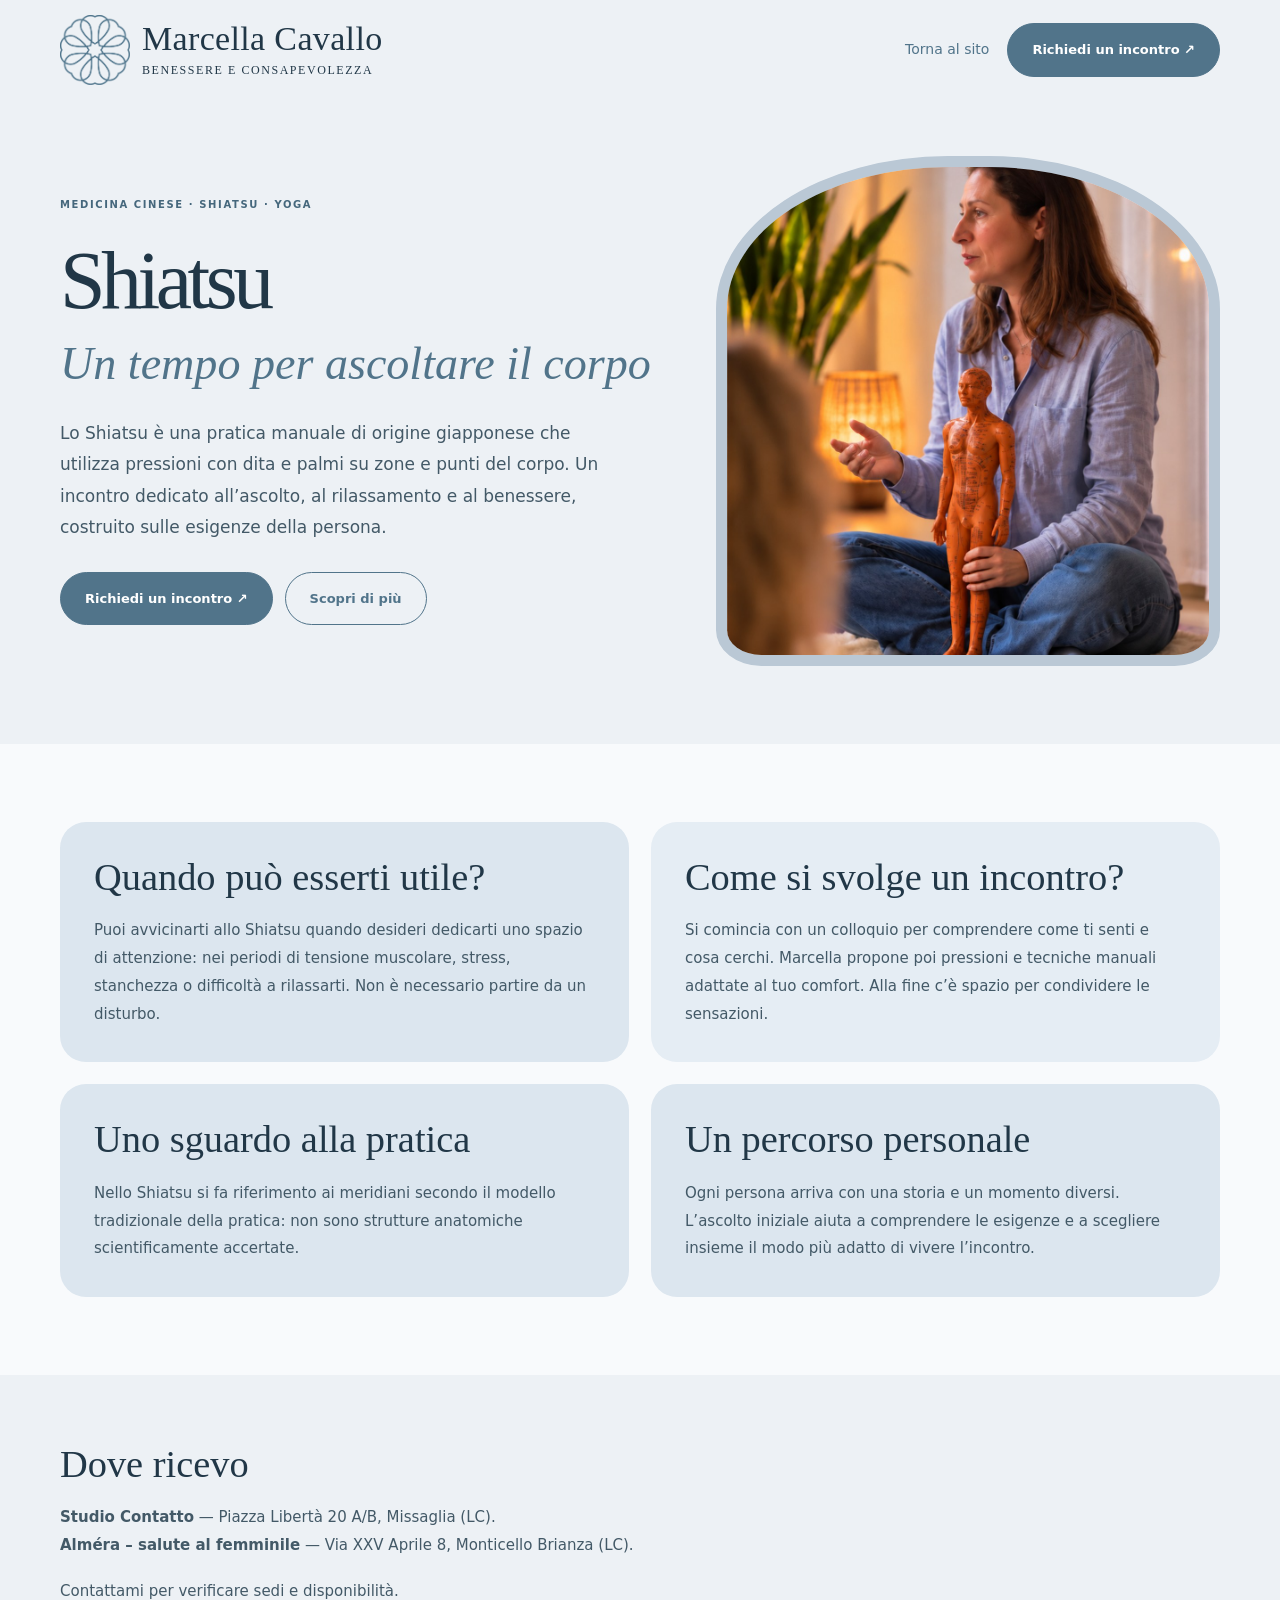
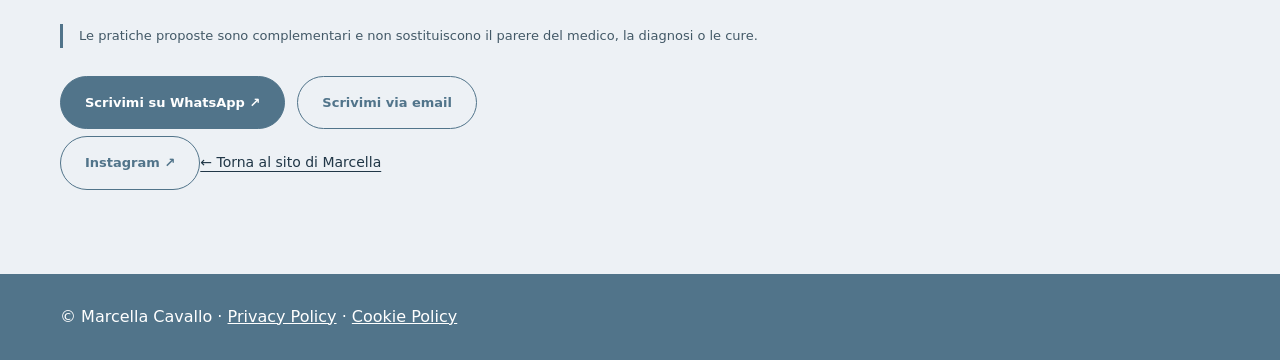
<file: shiatsu/index.html>
<!doctype html>
<html lang="it"><head><meta charset="utf-8"><meta name="viewport" content="width=device-width,initial-scale=1"><meta name="theme-color" content="#edf1f5"><title>Shiatsu a Missaglia e Monticello Brianza | Marcella Cavallo</title><meta name="description" content="Shiatsu a Missaglia e Monticello Brianza con Marcella Cavallo: trattamento manuale, ascolto e benessere in un percorso personalizzato."><link rel="canonical" href="https://marcellacavallo.it/shiatsu/"><meta property="og:type" content="website"><meta property="og:locale" content="it_IT"><meta property="og:title" content="Shiatsu | Marcella Cavallo"><meta property="og:description" content="Shiatsu a Missaglia e Monticello Brianza con Marcella Cavallo: trattamento manuale, ascolto e benessere in un percorso personalizzato."><meta property="og:url" content="https://marcellacavallo.it/shiatsu/"><link rel="stylesheet" href="../styles.css"><style>.service-page{background:var(--paper)}.service-page .nav{max-width:1160px}.service-page .service-hero{display:grid;grid-template-columns:1.08fr .92fr;align-items:center;gap:64px;padding-top:56px;padding-bottom:78px}.service-page h1{font:400 clamp(62px,6.4vw,94px)/1.02 Georgia,serif;letter-spacing:-.055em;margin:26px 0 15px;color:var(--ink)}.service-page .service-subtitle{font:italic 400 clamp(31px,3.6vw,50px)/1.15 Georgia,serif;color:var(--brand-dark);margin:0 0 27px}.service-page .service-intro{color:var(--muted);font-size:17px;line-height:1.85;max-width:570px}.service-page .service-actions{display:flex;gap:12px;flex-wrap:wrap;margin-top:28px}.service-page .service-art{height:510px;margin:0;overflow:hidden;position:relative;border:11px solid var(--brand-light);border-radius:46% 46% 9% 9% / 30% 30% 7% 7%;background:var(--soft-blue)}.service-page .service-art img{display:block;width:100%;height:100%;object-fit:cover;object-position:center 30%}.service-page .service-content{background:var(--cream);padding:78px 0}.service-page .service-content-grid{display:grid;grid-template-columns:1fr 1fr;gap:22px}.service-page .service-panel{background:var(--periwinkle);border-radius:26px;padding:34px}.service-page .service-panel:nth-child(2){background:#e5edf4}.service-page .service-panel h2,.service-page .service-location h2{font:400 clamp(29px,3vw,41px)/1.13 Georgia,serif;margin:0 0 18px}.service-page .service-panel p,.service-page .service-location p{font-size:15px;line-height:1.85;color:var(--muted);margin:0}.service-page .service-location{padding:68px 0 84px}.service-page .service-location p{margin-bottom:18px}.service-page .service-note{font-size:13px!important;border-left:3px solid var(--brand-dark);padding-left:16px;max-width:750px}.service-page .service-footer{background:var(--brand-dark);color:#fff;padding:30px 0}.service-page .service-footer a{text-decoration:underline}.service-page .service-back{display:inline-block;margin-top:22px;text-decoration:underline;text-underline-offset:4px;font-size:14px}.service-page .service-nav{display:flex;align-items:center;gap:18px}.service-page .service-nav a:not(.btn){font-size:14px;color:var(--brand-dark)}@media(max-width:850px){.service-page .service-hero{grid-template-columns:1fr;gap:42px;padding-top:38px;padding-bottom:70px}.service-page .service-art{height:auto;aspect-ratio:4/5;max-width:500px;width:calc(100% - 24px);margin:auto}.service-page .service-content{padding:58px 0}.service-page .service-content-grid{grid-template-columns:1fr;gap:18px}.service-page .service-panel{padding:28px}.service-page .service-nav a:not(.btn){display:none}.service-page .service-nav .btn{padding:11px 15px;font-size:12px}.service-page .service-location{padding:55px 0 70px}}@media(max-width:430px){.service-page h1{font-size:clamp(50px,12vw,65px)}.service-page .service-subtitle{font-size:32px}.service-page .service-intro{font-size:16px}.service-page .service-actions .btn{width:100%}.service-page .nav{gap:10px}.service-page .service-nav .btn{display:none}.service-page .logo{font-size:clamp(22px,6vw,27px)}}</style><script type="application/ld+json">{"@context":"https://schema.org","@type":"WebPage","name":"Shiatsu","url":"https://marcellacavallo.it/shiatsu/","inLanguage":"it","about":{"@type":"Service","name":"Shiatsu","provider":{"@type":"Person","name":"Marcella Cavallo","url":"https://marcellacavallo.it/"}}}</script></head>
<body class="service-page"><a class="skip-link" href="#contenuto">Vai al contenuto</a><header class="container nav"><a class="logo" href="../" aria-label="Marcella Cavallo, torna alla homepage"><img src="../assets/logo-fiore.png" alt="" width="70" height="70"><span>Marcella Cavallo<small>Benessere e consapevolezza</small></span></a><nav class="service-nav" aria-label="Navigazione"><a href="../">Torna al sito</a><a class="btn" href="../#contatti">Richiedi un incontro ↗</a></nav></header>
<main id="contenuto"><section class="container service-hero"><div><div class="eyebrow">Medicina cinese · Shiatsu · Yoga</div><h1>Shiatsu</h1><p class="service-subtitle">Un tempo per ascoltare il corpo</p><p class="service-intro">Lo Shiatsu è una pratica manuale di origine giapponese che utilizza pressioni con dita e palmi su zone e punti del corpo. Un incontro dedicato all’ascolto, al rilassamento e al benessere, costruito sulle esigenze della persona.</p><div class="service-actions"><a class="btn" href="../#contatti">Richiedi un incontro ↗</a><a class="btn outline" href="#approfondisci">Scopri di più</a></div></div><figure class="service-art"><img src="../assets/marcella-ritratto-v3.jpg" alt="Marcella Cavallo" width="1080" height="1350" loading="lazy"></figure></section>
<section class="service-content" id="approfondisci"><div class="container service-content-grid"><article class="service-panel"><h2>Quando può esserti utile?</h2><p>Puoi avvicinarti allo Shiatsu quando desideri dedicarti uno spazio di attenzione: nei periodi di tensione muscolare, stress, stanchezza o difficoltà a rilassarti. Non è necessario partire da un disturbo.</p></article><article class="service-panel"><h2>Come si svolge un incontro?</h2><p>Si comincia con un colloquio per comprendere come ti senti e cosa cerchi. Marcella propone poi pressioni e tecniche manuali adattate al tuo comfort. Alla fine c’è spazio per condividere le sensazioni.</p></article><article class="service-panel"><h2>Uno sguardo alla pratica</h2><p>Nello Shiatsu si fa riferimento ai meridiani secondo il modello tradizionale della pratica: non sono strutture anatomiche scientificamente accertate.</p></article><article class="service-panel"><h2>Un percorso personale</h2><p>Ogni persona arriva con una storia e un momento diversi. L’ascolto iniziale aiuta a comprendere le esigenze e a scegliere insieme il modo più adatto di vivere l’incontro.</p></article></div></section>
<section class="container service-location"><h2>Dove ricevo</h2><p><strong>Studio Contatto</strong> — Piazza Libertà 20 A/B, Missaglia (LC).<br><strong>Alméra – salute al femminile</strong> — Via XXV Aprile 8, Monticello Brianza (LC).</p><p>Contattami per verificare sedi e disponibilità.</p><p class="service-note">Le pratiche proposte sono complementari e non sostituiscono il parere del medico, la diagnosi o le cure.</p><div class="service-actions"><a class="btn" href="https://wa.me/393392947691?text=Buongiorno%20Marcella%2C%20vorrei%20informazioni%20su%20Shiatsu.">Scrivimi su WhatsApp ↗</a><a class="btn outline" href="mailto:info@marcellacavallo.it">Scrivimi via email</a></div><a class="btn outline" href="https://www.instagram.com/marcella_cavallo/" target="_blank" rel="noopener noreferrer" aria-label="Visita il profilo Instagram di Marcella Cavallo">Instagram ↗</a><a class="service-back" href="../">← Torna al sito di Marcella</a></section></main>
<footer class="service-footer"><div class="container">© Marcella Cavallo · <a href="../privacy.html">Privacy Policy</a> · <a href="../cookie.html">Cookie Policy</a></div></footer></body></html>
</file>
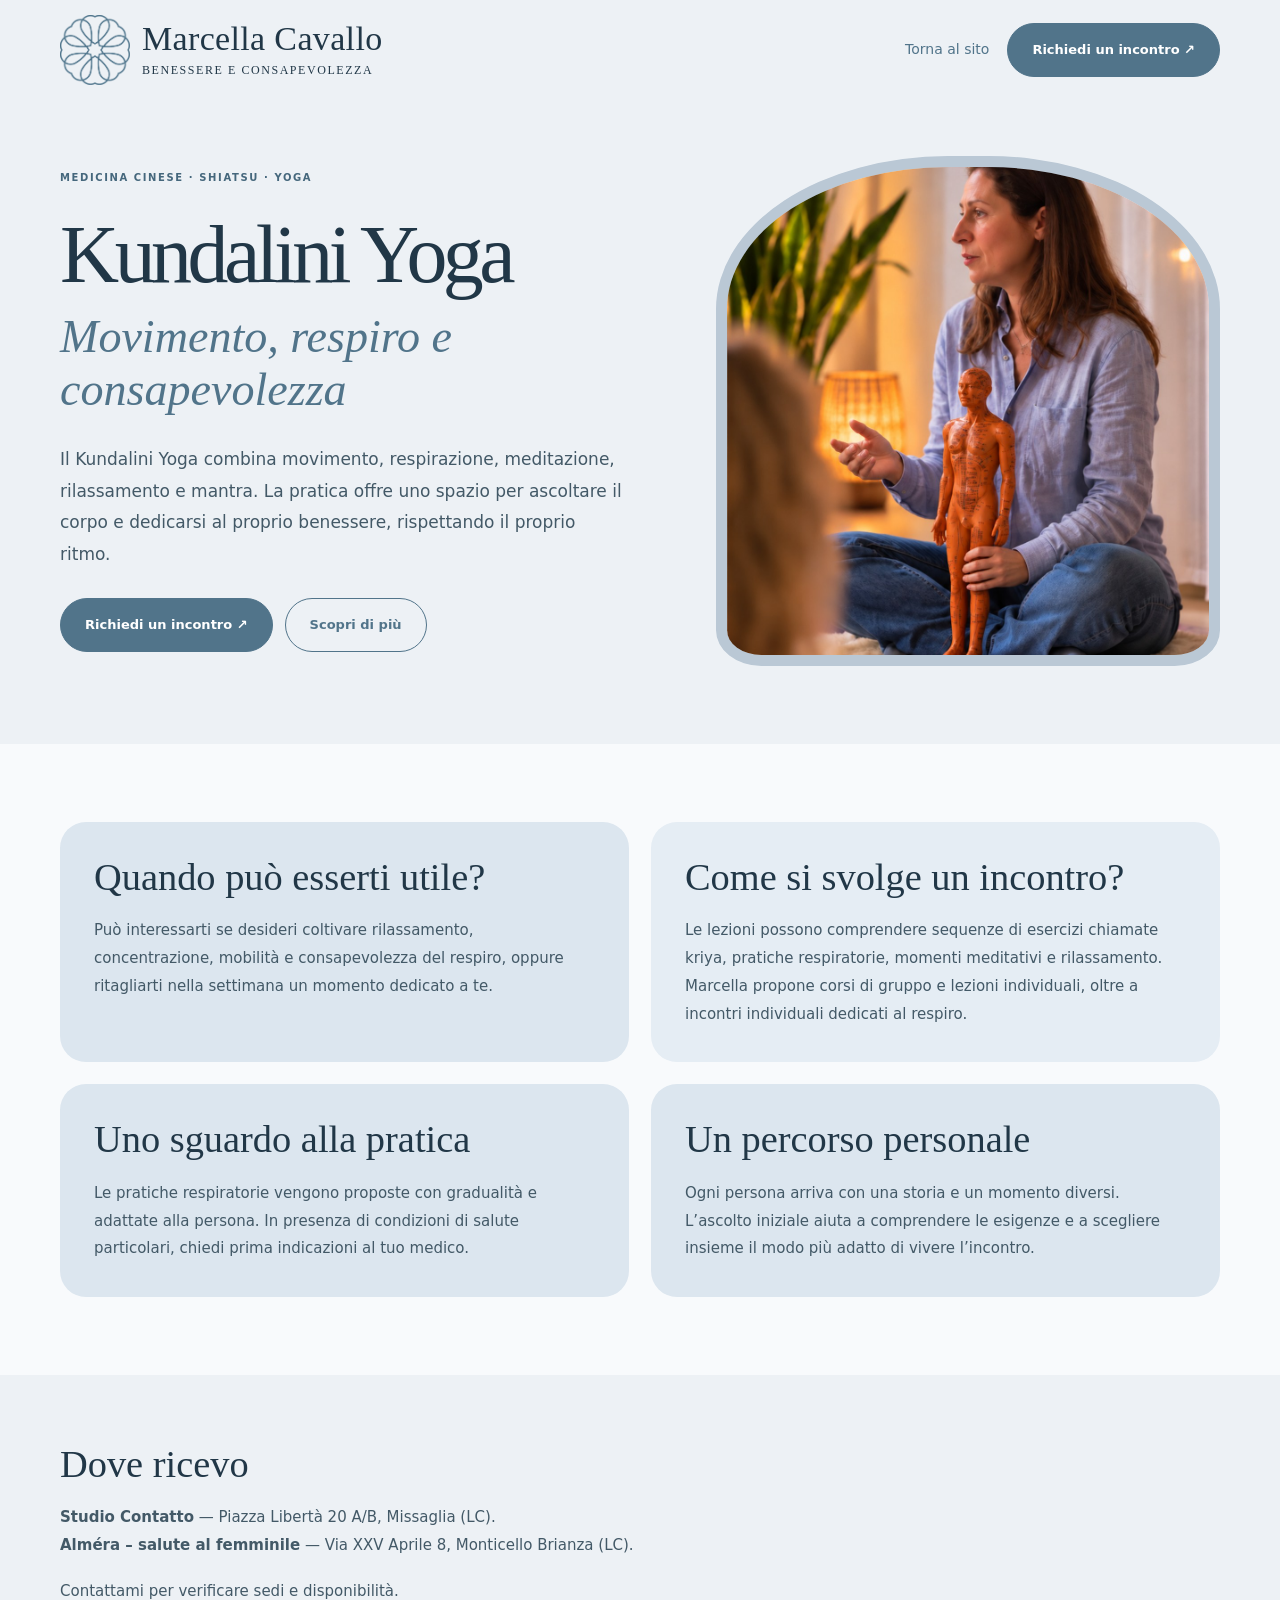
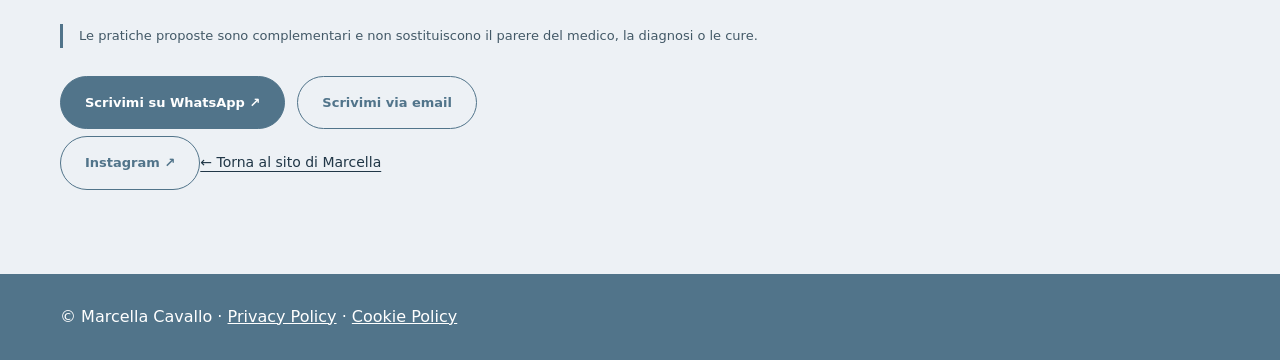
<file: yoga/index.html>
<!doctype html>
<html lang="it"><head><meta charset="utf-8"><meta name="viewport" content="width=device-width,initial-scale=1"><meta name="theme-color" content="#edf1f5"><title>Kundalini Yoga e respirazione a Missaglia e Monticello Brianza | Marcella Cavallo</title><meta name="description" content="Kundalini Yoga e respirazione con Marcella Cavallo: lezioni individuali e di gruppo, ascolto del corpo e consapevolezza a Missaglia e Monticello Brianza."><link rel="canonical" href="https://marcellacavallo.it/yoga/"><meta property="og:type" content="website"><meta property="og:locale" content="it_IT"><meta property="og:title" content="Kundalini Yoga e respirazione | Marcella Cavallo"><meta property="og:description" content="Kundalini Yoga e respirazione con Marcella Cavallo: lezioni individuali e di gruppo, ascolto del corpo e consapevolezza a Missaglia e Monticello Brianza."><meta property="og:url" content="https://marcellacavallo.it/yoga/"><link rel="stylesheet" href="../styles.css"><style>.service-page{background:var(--paper)}.service-page .nav{max-width:1160px}.service-page .service-hero{display:grid;grid-template-columns:1.08fr .92fr;align-items:center;gap:64px;padding-top:56px;padding-bottom:78px}.service-page h1{font:400 clamp(62px,6.4vw,94px)/1.02 Georgia,serif;letter-spacing:-.055em;margin:26px 0 15px;color:var(--ink)}.service-page .service-subtitle{font:italic 400 clamp(31px,3.6vw,50px)/1.15 Georgia,serif;color:var(--brand-dark);margin:0 0 27px}.service-page .service-intro{color:var(--muted);font-size:17px;line-height:1.85;max-width:570px}.service-page .service-actions{display:flex;gap:12px;flex-wrap:wrap;margin-top:28px}.service-page .service-art{height:510px;margin:0;overflow:hidden;position:relative;border:11px solid var(--brand-light);border-radius:46% 46% 9% 9% / 30% 30% 7% 7%;background:var(--soft-blue)}.service-page .service-art img{display:block;width:100%;height:100%;object-fit:cover;object-position:center 30%}.service-page .service-content{background:var(--cream);padding:78px 0}.service-page .service-content-grid{display:grid;grid-template-columns:1fr 1fr;gap:22px}.service-page .service-panel{background:var(--periwinkle);border-radius:26px;padding:34px}.service-page .service-panel:nth-child(2){background:#e5edf4}.service-page .service-panel h2,.service-page .service-location h2{font:400 clamp(29px,3vw,41px)/1.13 Georgia,serif;margin:0 0 18px}.service-page .service-panel p,.service-page .service-location p{font-size:15px;line-height:1.85;color:var(--muted);margin:0}.service-page .service-location{padding:68px 0 84px}.service-page .service-location p{margin-bottom:18px}.service-page .service-note{font-size:13px!important;border-left:3px solid var(--brand-dark);padding-left:16px;max-width:750px}.service-page .service-footer{background:var(--brand-dark);color:#fff;padding:30px 0}.service-page .service-footer a{text-decoration:underline}.service-page .service-back{display:inline-block;margin-top:22px;text-decoration:underline;text-underline-offset:4px;font-size:14px}.service-page .service-nav{display:flex;align-items:center;gap:18px}.service-page .service-nav a:not(.btn){font-size:14px;color:var(--brand-dark)}@media(max-width:850px){.service-page .service-hero{grid-template-columns:1fr;gap:42px;padding-top:38px;padding-bottom:70px}.service-page .service-art{height:auto;aspect-ratio:4/5;max-width:500px;width:calc(100% - 24px);margin:auto}.service-page .service-content{padding:58px 0}.service-page .service-content-grid{grid-template-columns:1fr;gap:18px}.service-page .service-panel{padding:28px}.service-page .service-nav a:not(.btn){display:none}.service-page .service-nav .btn{padding:11px 15px;font-size:12px}.service-page .service-location{padding:55px 0 70px}}@media(max-width:430px){.service-page h1{font-size:clamp(50px,12vw,65px)}.service-page .service-subtitle{font-size:32px}.service-page .service-intro{font-size:16px}.service-page .service-actions .btn{width:100%}.service-page .nav{gap:10px}.service-page .service-nav .btn{display:none}.service-page .logo{font-size:clamp(22px,6vw,27px)}}</style><script type="application/ld+json">{"@context":"https://schema.org","@type":"WebPage","name":"Kundalini Yoga e respirazione","url":"https://marcellacavallo.it/yoga/","inLanguage":"it","about":{"@type":"Service","name":"Kundalini Yoga e respirazione","provider":{"@type":"Person","name":"Marcella Cavallo","url":"https://marcellacavallo.it/"}}}</script></head>
<body class="service-page"><a class="skip-link" href="#contenuto">Vai al contenuto</a><header class="container nav"><a class="logo" href="../" aria-label="Marcella Cavallo, torna alla homepage"><img src="../assets/logo-fiore.png" alt="" width="70" height="70"><span>Marcella Cavallo<small>Benessere e consapevolezza</small></span></a><nav class="service-nav" aria-label="Navigazione"><a href="../">Torna al sito</a><a class="btn" href="../#contatti">Richiedi un incontro ↗</a></nav></header>
<main id="contenuto"><section class="container service-hero"><div><div class="eyebrow">Medicina cinese · Shiatsu · Yoga</div><h1>Kundalini Yoga</h1><p class="service-subtitle">Movimento, respiro e consapevolezza</p><p class="service-intro">Il Kundalini Yoga combina movimento, respirazione, meditazione, rilassamento e mantra. La pratica offre uno spazio per ascoltare il corpo e dedicarsi al proprio benessere, rispettando il proprio ritmo.</p><div class="service-actions"><a class="btn" href="../#contatti">Richiedi un incontro ↗</a><a class="btn outline" href="#approfondisci">Scopri di più</a></div></div><figure class="service-art"><img src="../assets/marcella-ritratto-v3.jpg" alt="Marcella Cavallo" width="1080" height="1350" loading="lazy"></figure></section>
<section class="service-content" id="approfondisci"><div class="container service-content-grid"><article class="service-panel"><h2>Quando può esserti utile?</h2><p>Può interessarti se desideri coltivare rilassamento, concentrazione, mobilità e consapevolezza del respiro, oppure ritagliarti nella settimana un momento dedicato a te.</p></article><article class="service-panel"><h2>Come si svolge un incontro?</h2><p>Le lezioni possono comprendere sequenze di esercizi chiamate kriya, pratiche respiratorie, momenti meditativi e rilassamento. Marcella propone corsi di gruppo e lezioni individuali, oltre a incontri individuali dedicati al respiro.</p></article><article class="service-panel"><h2>Uno sguardo alla pratica</h2><p>Le pratiche respiratorie vengono proposte con gradualità e adattate alla persona. In presenza di condizioni di salute particolari, chiedi prima indicazioni al tuo medico.</p></article><article class="service-panel"><h2>Un percorso personale</h2><p>Ogni persona arriva con una storia e un momento diversi. L’ascolto iniziale aiuta a comprendere le esigenze e a scegliere insieme il modo più adatto di vivere l’incontro.</p></article></div></section>
<section class="container service-location"><h2>Dove ricevo</h2><p><strong>Studio Contatto</strong> — Piazza Libertà 20 A/B, Missaglia (LC).<br><strong>Alméra – salute al femminile</strong> — Via XXV Aprile 8, Monticello Brianza (LC).</p><p>Contattami per verificare sedi e disponibilità.</p><p class="service-note">Le pratiche proposte sono complementari e non sostituiscono il parere del medico, la diagnosi o le cure.</p><div class="service-actions"><a class="btn" href="https://wa.me/393392947691?text=Buongiorno%20Marcella%2C%20vorrei%20informazioni%20su%20Kundalini%20Yoga%20e%20respirazione.">Scrivimi su WhatsApp ↗</a><a class="btn outline" href="mailto:info@marcellacavallo.it">Scrivimi via email</a></div><a class="btn outline" href="https://www.instagram.com/marcella_cavallo/" target="_blank" rel="noopener noreferrer" aria-label="Visita il profilo Instagram di Marcella Cavallo">Instagram ↗</a><a class="service-back" href="../">← Torna al sito di Marcella</a></section></main>
<footer class="service-footer"><div class="container">© Marcella Cavallo · <a href="../privacy.html">Privacy Policy</a> · <a href="../cookie.html">Cookie Policy</a></div></footer></body></html>
</file>
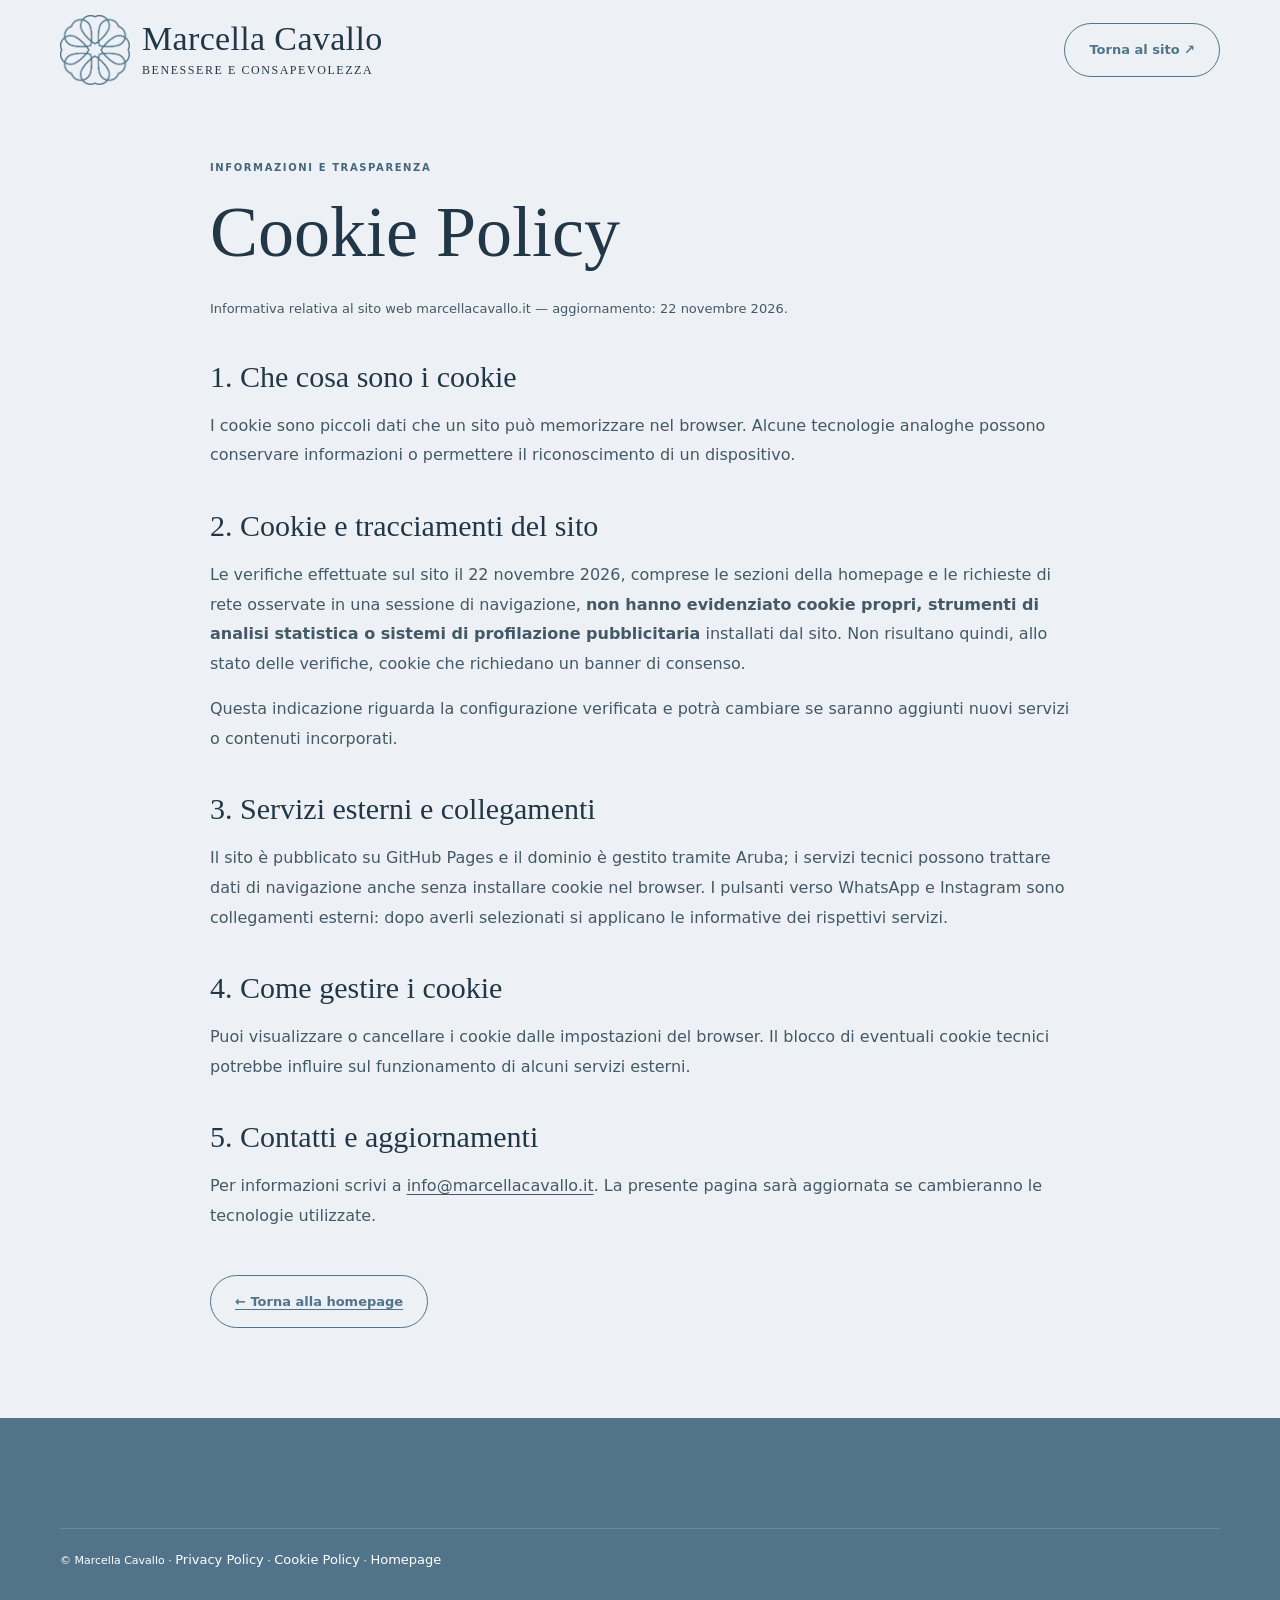
<file: cookie.html>
<!DOCTYPE html><html lang="it"><head><meta charset="UTF-8"><meta name="viewport" content="width=device-width,initial-scale=1"><meta name="description" content="Cookie Policy del sito Marcella Cavallo"><title>Cookie Policy | Marcella Cavallo</title><link rel="stylesheet" href="styles.css"><style>.legal{max-width:860px;padding:60px 0 90px}.legal h1{font:400 clamp(45px,6vw,72px)/1.1 Georgia,serif;margin:16px 0 25px}.legal h2{font:400 30px/1.2 Georgia,serif;margin:38px 0 12px}.legal p,.legal li{color:var(--muted);line-height:1.85}.legal a{text-decoration:underline;text-underline-offset:3px}.legal .back{display:inline-block;margin-top:28px}.legal .note{font-size:13px}</style></head><body><a class="skip-link" href="#contenuto">Vai al contenuto</a><header class="container nav"><a class="logo" href="index.html"><img src="assets/logo-fiore.png" alt="" width="70" height="70"><span>Marcella Cavallo<small>Benessere e consapevolezza</small></span></a><a class="btn outline" href="index.html">Torna al sito ↗</a></header><main class="container legal" id="contenuto"><div class="eyebrow">Informazioni e trasparenza</div><h1>Cookie Policy</h1><p class="note">Informativa relativa al sito web marcellacavallo.it — aggiornamento: 22 novembre 2026.</p><h2>1. Che cosa sono i cookie</h2><p>I cookie sono piccoli dati che un sito può memorizzare nel browser. Alcune tecnologie analoghe possono conservare informazioni o permettere il riconoscimento di un dispositivo.</p><h2>2. Cookie e tracciamenti del sito</h2><p>Le verifiche effettuate sul sito il 22 novembre 2026, comprese le sezioni della homepage e le richieste di rete osservate in una sessione di navigazione, <strong>non hanno evidenziato cookie propri, strumenti di analisi statistica o sistemi di profilazione pubblicitaria</strong> installati dal sito. Non risultano quindi, allo stato delle verifiche, cookie che richiedano un banner di consenso.</p><p>Questa indicazione riguarda la configurazione verificata e potrà cambiare se saranno aggiunti nuovi servizi o contenuti incorporati.</p><h2>3. Servizi esterni e collegamenti</h2><p>Il sito è pubblicato su GitHub Pages e il dominio è gestito tramite Aruba; i servizi tecnici possono trattare dati di navigazione anche senza installare cookie nel browser. I pulsanti verso WhatsApp e Instagram sono collegamenti esterni: dopo averli selezionati si applicano le informative dei rispettivi servizi.</p><h2>4. Come gestire i cookie</h2><p>Puoi visualizzare o cancellare i cookie dalle impostazioni del browser. Il blocco di eventuali cookie tecnici potrebbe influire sul funzionamento di alcuni servizi esterni.</p><h2>5. Contatti e aggiornamenti</h2><p>Per informazioni scrivi a <a href="mailto:info@marcellacavallo.it">info@marcellacavallo.it</a>. La presente pagina sarà aggiornata se cambieranno le tecnologie utilizzate.</p><a class="btn outline back" href="index.html">← Torna alla homepage</a></main><footer class="footer"><div class="container"><div class="footer-bottom">© Marcella Cavallo · <a href="privacy.html">Privacy Policy</a> · <a href="cookie.html">Cookie Policy</a> · <a href="index.html">Homepage</a></div></div></footer></body></html>
</file>
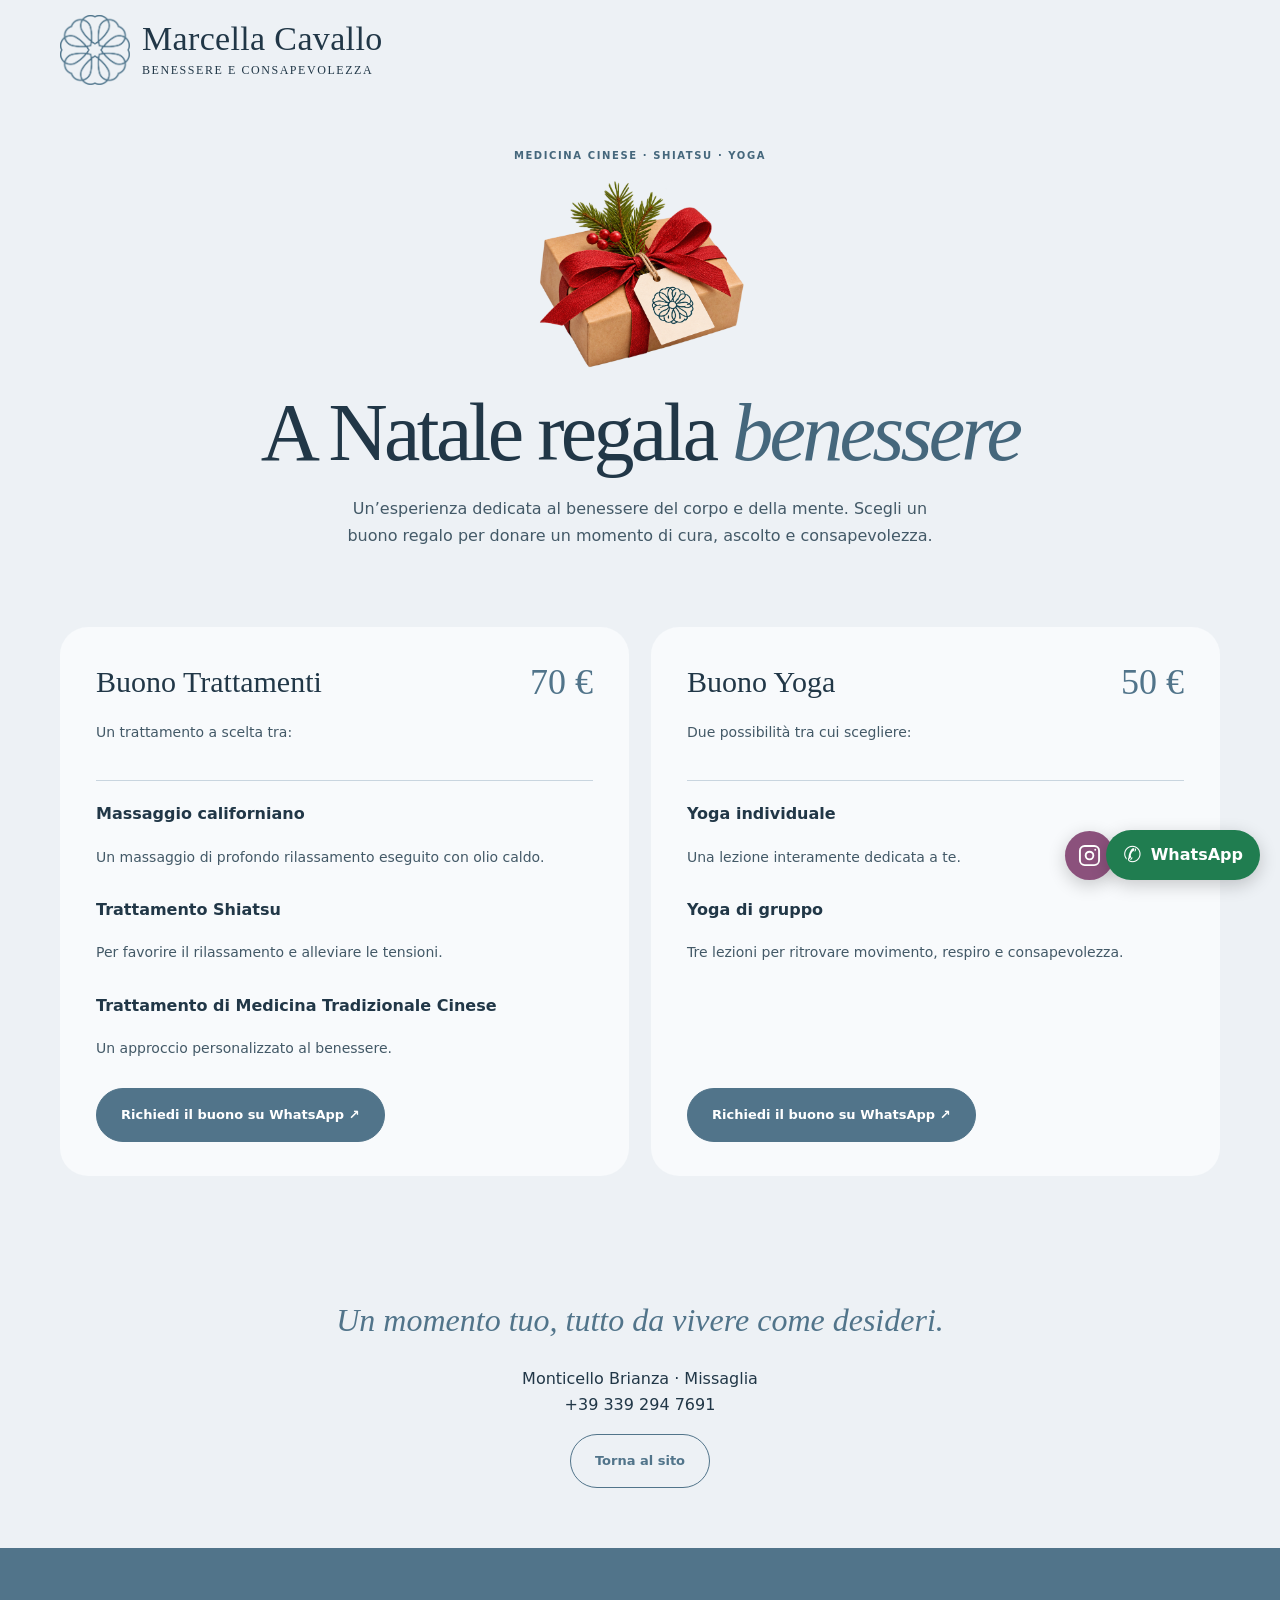
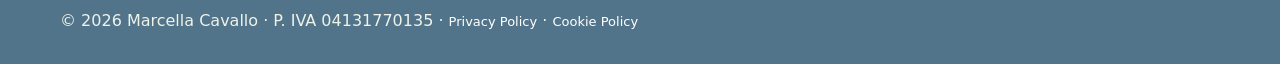
<file: natale.html>
<!doctype html><html lang="it"><head><meta charset="utf-8"><meta name="viewport" content="width=device-width,initial-scale=1"><meta name="robots" content="noindex"><title>Natale 2026 – Marcella Cavallo</title><link rel="stylesheet" href="styles.css"><style>.christmas{padding:48px 0 60px;text-align:center}.christmas h1{font:400 clamp(44px,7vw,82px)/1.05 Georgia,serif;letter-spacing:-.045em;margin:20px 0}.christmas h1 em{color:#45677c}.christmas p{max-width:620px;margin:18px auto;color:var(--muted)}.gifts{padding:0 0 70px}.gift{background:var(--cream)!important;min-height:0;gap:12px}.gift h3{margin:0}.gift p{margin:5px 0 15px}.gift h4{margin:0;font-size:16px}.gift .btn{align-self:flex-start;color:white;border:1px solid var(--green);margin-top:auto;padding:15px 24px}.price{font:36px Georgia,serif;color:var(--brand-dark)}.gift-head{display:flex;justify-content:space-between;align-items:center;gap:12px}.gift hr{border:0;border-top:1px solid var(--line);width:100%}.closing{text-align:center;padding:30px 0 60px}.closing h2{font:italic 32px Georgia,serif;color:var(--brand-dark)}.berry{color:#a32b32;font-size:26px;letter-spacing:5px}.gift{position:relative;overflow:visible}.gifts .services{row-gap:38px}.gift-head{position:relative}</style></head><body><header class="container nav"><a class="logo" href="/"><img src="assets/logo-fiore.png" alt="" width="70" height="70"><span>Marcella Cavallo<small>Benessere e consapevolezza</small></span></a></header><main><section class="container christmas"><div class="eyebrow">Medicina cinese · Shiatsu · Yoga</div><div style="width:min(220px,55vw);margin:14px auto 0"><img src="assets/pacchetto-regalo-natale.png" alt="Pacchetto regalo con fiocco rosso e cartellino Marcella Cavallo" style="display:block;width:100%;height:auto"></div><h1>A Natale regala <em>benessere</em></h1><p>Un’esperienza dedicata al benessere del corpo e della mente. Scegli un buono regalo per donare un momento di cura, ascolto e consapevolezza.</p></section><section class="container gifts"><div class="services"><article class="service gift"><div class="gift-head"><h3>Buono Trattamenti</h3><span class="price">70 €</span></div><p>Un trattamento a scelta tra:</p><hr><h4>Massaggio californiano</h4><p>Un massaggio di profondo rilassamento eseguito con olio caldo.</p><h4>Trattamento Shiatsu</h4><p>Per favorire il rilassamento e alleviare le tensioni.</p><h4>Trattamento di Medicina Tradizionale Cinese</h4><p>Un approccio personalizzato al benessere.</p><a class="btn" href="https://wa.me/393392947691?text=Buongiorno%20Marcella%2C%20vorrei%20acquistare%20un%20buono%20trattamenti%20di%20Natale.">Richiedi il buono su WhatsApp ↗</a></article><article class="service gift"><div class="gift-head"><h3>Buono Yoga</h3><span class="price">50 €</span></div><p>Due possibilità tra cui scegliere:</p><hr><h4>Yoga individuale</h4><p>Una lezione interamente dedicata a te.</p><h4>Yoga di gruppo</h4><p>Tre lezioni per ritrovare movimento, respiro e consapevolezza.</p><a class="btn" href="https://wa.me/393392947691?text=Buongiorno%20Marcella%2C%20vorrei%20acquistare%20un%20buono%20di%20yoga%20di%20Natale.">Richiedi il buono su WhatsApp ↗</a></article></div></section><section class="container closing"><h2>Un momento tuo, tutto da vivere come desideri.</h2><p>Monticello Brianza · Missaglia<br><a href="tel:+393392947691">+39 339 294 7691</a></p><a class="btn outline" href="/">Torna al sito</a></section></main><footer class="footer"><div class="container">© 2026 Marcella Cavallo · P. IVA 04131770135 · <a href="privacy.html">Privacy Policy</a> · <a href="cookie.html">Cookie Policy</a></div></footer><a class="instagram-floating" href="https://www.instagram.com/marcella_cavallo/" aria-label="Seguimi su Instagram" title="Instagram di Marcella" target="_blank" rel="noopener noreferrer"><svg aria-hidden="true" width="23" height="23" viewBox="0 0 24 24" fill="none" stroke="currentColor" stroke-width="2" stroke-linecap="round" stroke-linejoin="round"><rect x="2" y="2" width="20" height="20" rx="5"/><circle cx="12" cy="12" r="4"/><circle cx="18" cy="6" r="1" fill="currentColor" stroke="none"/></svg></a><a class="whatsapp-floating" href="https://wa.me/393392947691?text=Ciao%20Marcella%2C%20vorrei%20avere%20maggiori%20informazioni." aria-label="Scrivi a Marcella su WhatsApp" target="_blank" rel="noopener noreferrer"><span aria-hidden="true">✆</span><span class="whatsapp-floating-label">WhatsApp</span></a><style>.instagram-floating{position:fixed;right:166px;bottom:20px;z-index:1000;width:49px;height:49px;display:flex;align-items:center;justify-content:center;border-radius:999px;background:#8b517c;color:#fff;text-decoration:none;box-shadow:0 5px 18px #0003}.instagram-floating:hover,.instagram-floating:focus-visible{background:#744066;color:#fff}@media(max-width:600px){.instagram-floating{right:145px;bottom:14px;width:46px;height:46px}}.whatsapp-floating{position:fixed;right:20px;bottom:20px;z-index:1000;display:flex;align-items:center;gap:9px;padding:12px 17px;border-radius:999px;background:#207d50;color:#fff;text-decoration:none;font-weight:700;box-shadow:0 5px 18px #0003}.whatsapp-floating:hover,.whatsapp-floating:focus-visible{background:#146b42;color:#fff}.whatsapp-floating span:first-child{font-size:22px;line-height:1}@media(max-width:600px){.whatsapp-floating{right:14px;bottom:14px;padding:12px 14px}.whatsapp-floating-label{font-size:14px}}@media(prefers-reduced-motion:reduce){.whatsapp-floating{transition:none}}</style></body></html>
</file>
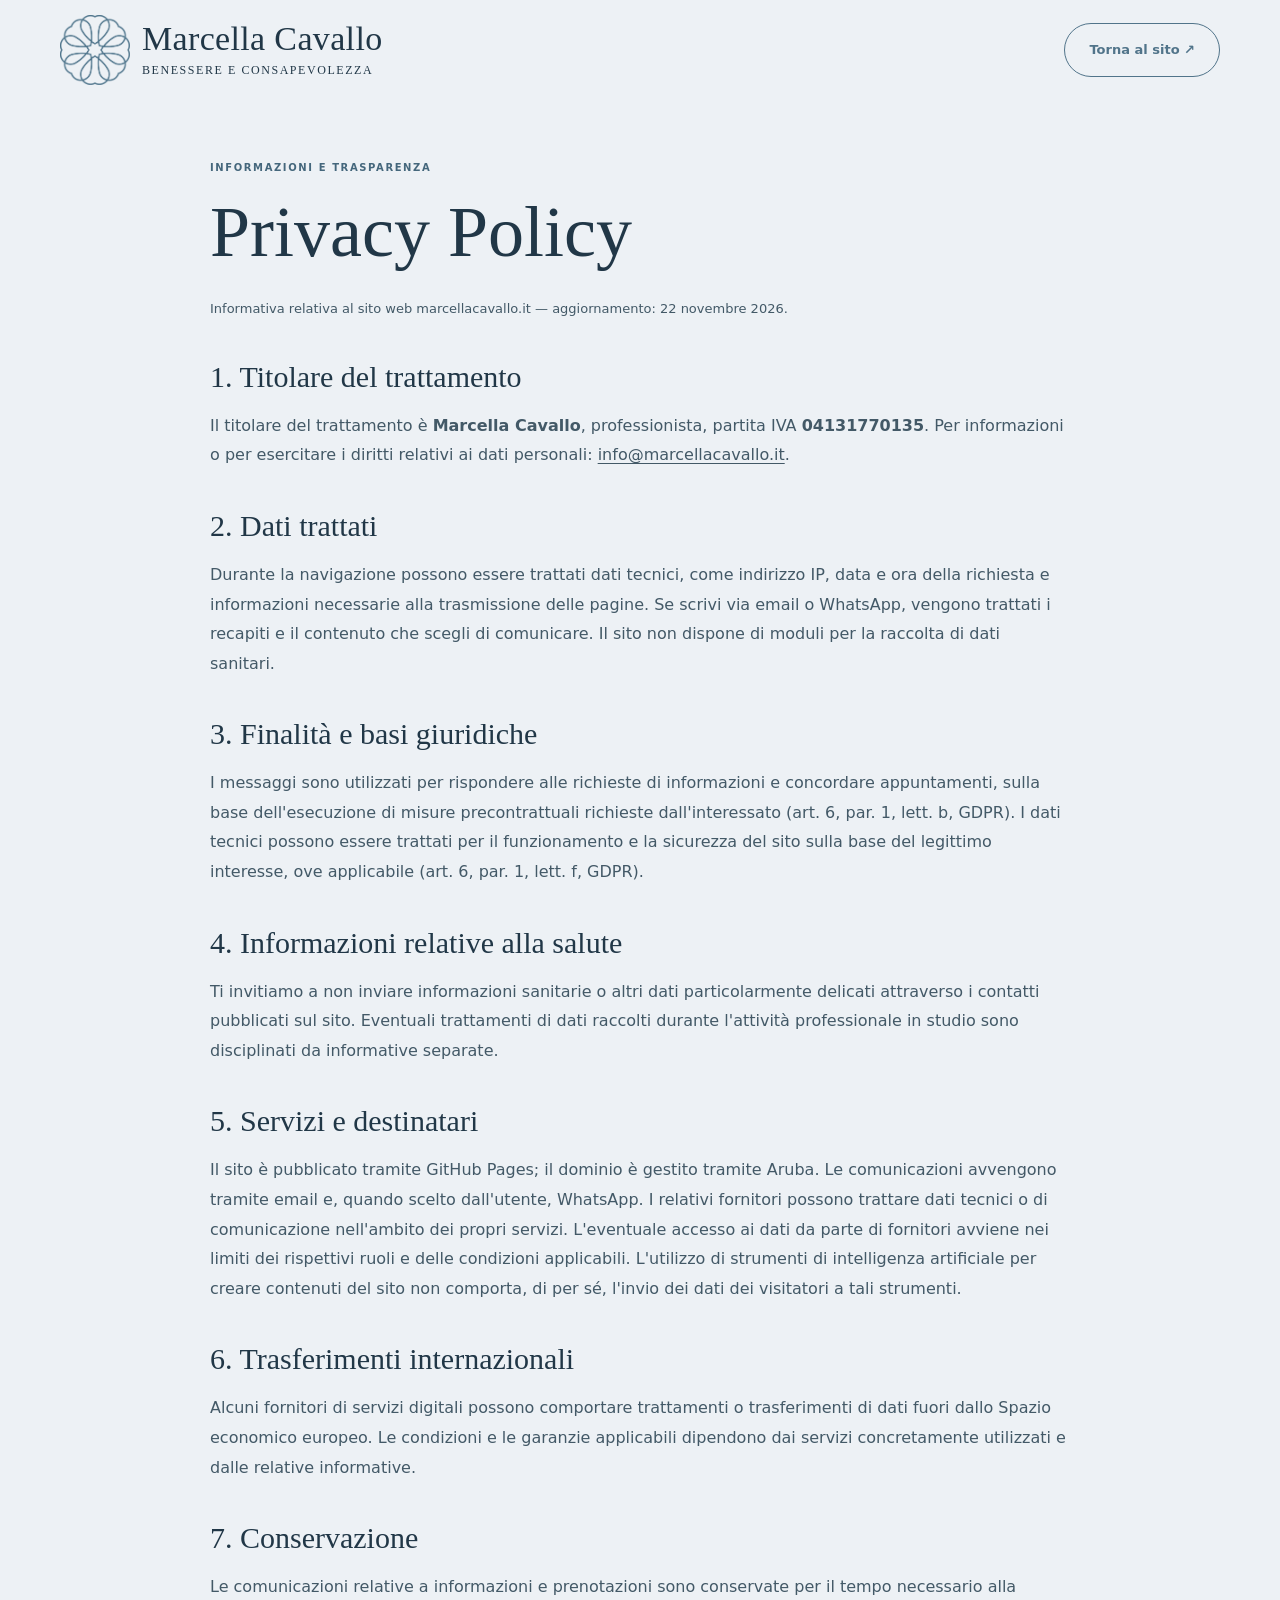
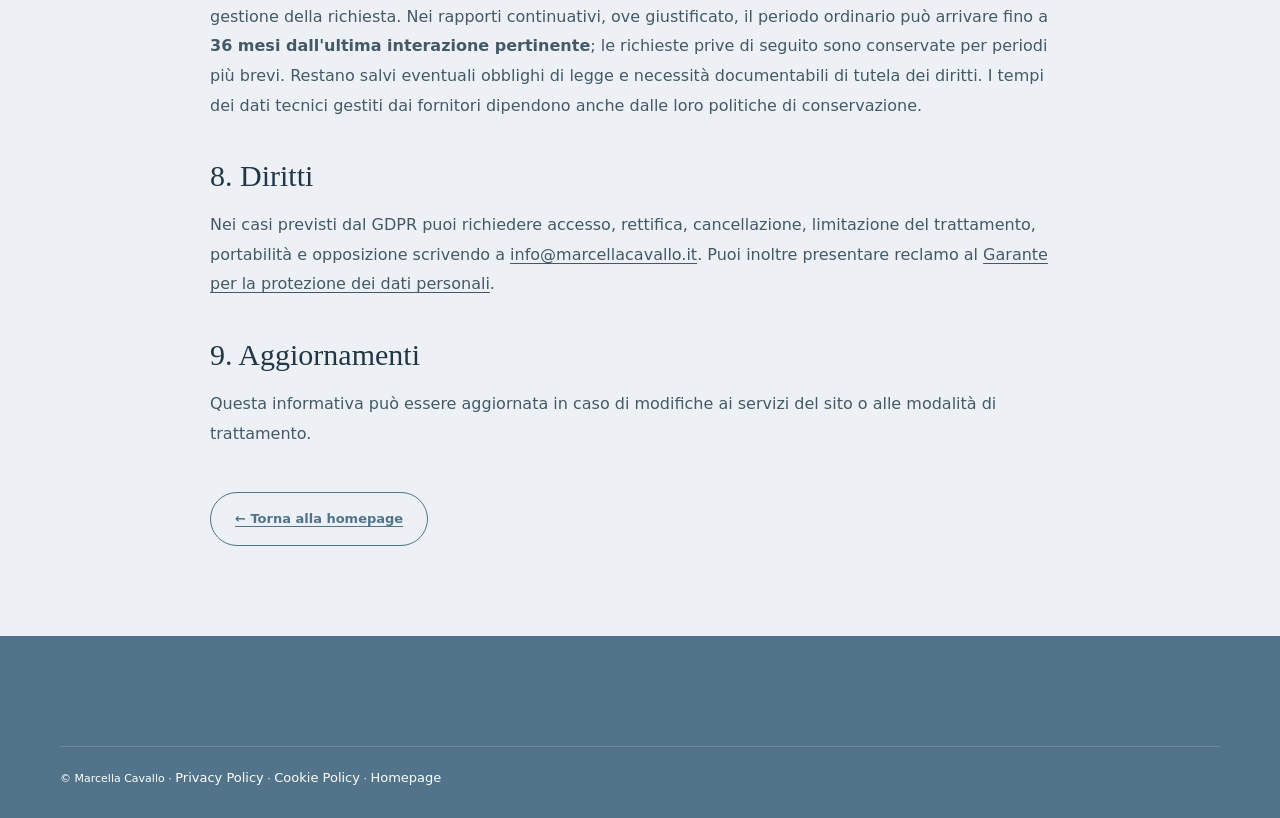
<file: privacy.html>
<!DOCTYPE html><html lang="it"><head><meta charset="UTF-8"><meta name="viewport" content="width=device-width,initial-scale=1"><meta name="description" content="Privacy Policy del sito Marcella Cavallo"><title>Privacy Policy | Marcella Cavallo</title><link rel="stylesheet" href="styles.css"><style>.legal{max-width:860px;padding:60px 0 90px}.legal h1{font:400 clamp(45px,6vw,72px)/1.1 Georgia,serif;margin:16px 0 25px}.legal h2{font:400 30px/1.2 Georgia,serif;margin:38px 0 12px}.legal p,.legal li{color:var(--muted);line-height:1.85}.legal a{text-decoration:underline;text-underline-offset:3px}.legal .back{display:inline-block;margin-top:28px}.legal .note{font-size:13px}</style></head><body><a class="skip-link" href="#contenuto">Vai al contenuto</a><header class="container nav"><a class="logo" href="index.html"><img src="assets/logo-fiore.png" alt="" width="70" height="70"><span>Marcella Cavallo<small>Benessere e consapevolezza</small></span></a><a class="btn outline" href="index.html">Torna al sito ↗</a></header><main class="container legal" id="contenuto"><div class="eyebrow">Informazioni e trasparenza</div><h1>Privacy Policy</h1><p class="note">Informativa relativa al sito web marcellacavallo.it — aggiornamento: 22 novembre 2026.</p><h2>1. Titolare del trattamento</h2><p>Il titolare del trattamento è <strong>Marcella Cavallo</strong>, professionista, partita IVA <strong>04131770135</strong>. Per informazioni o per esercitare i diritti relativi ai dati personali: <a href="mailto:info@marcellacavallo.it">info@marcellacavallo.it</a>.</p><h2>2. Dati trattati</h2><p>Durante la navigazione possono essere trattati dati tecnici, come indirizzo IP, data e ora della richiesta e informazioni necessarie alla trasmissione delle pagine. Se scrivi via email o WhatsApp, vengono trattati i recapiti e il contenuto che scegli di comunicare. Il sito non dispone di moduli per la raccolta di dati sanitari.</p><h2>3. Finalità e basi giuridiche</h2><p>I messaggi sono utilizzati per rispondere alle richieste di informazioni e concordare appuntamenti, sulla base dell'esecuzione di misure precontrattuali richieste dall'interessato (art. 6, par. 1, lett. b, GDPR). I dati tecnici possono essere trattati per il funzionamento e la sicurezza del sito sulla base del legittimo interesse, ove applicabile (art. 6, par. 1, lett. f, GDPR).</p><h2>4. Informazioni relative alla salute</h2><p>Ti invitiamo a non inviare informazioni sanitarie o altri dati particolarmente delicati attraverso i contatti pubblicati sul sito. Eventuali trattamenti di dati raccolti durante l'attività professionale in studio sono disciplinati da informative separate.</p><h2>5. Servizi e destinatari</h2><p>Il sito è pubblicato tramite GitHub Pages; il dominio è gestito tramite Aruba. Le comunicazioni avvengono tramite email e, quando scelto dall'utente, WhatsApp. I relativi fornitori possono trattare dati tecnici o di comunicazione nell'ambito dei propri servizi. L'eventuale accesso ai dati da parte di fornitori avviene nei limiti dei rispettivi ruoli e delle condizioni applicabili. L'utilizzo di strumenti di intelligenza artificiale per creare contenuti del sito non comporta, di per sé, l'invio dei dati dei visitatori a tali strumenti.</p><h2>6. Trasferimenti internazionali</h2><p>Alcuni fornitori di servizi digitali possono comportare trattamenti o trasferimenti di dati fuori dallo Spazio economico europeo. Le condizioni e le garanzie applicabili dipendono dai servizi concretamente utilizzati e dalle relative informative.</p><h2>7. Conservazione</h2><p>Le comunicazioni relative a informazioni e prenotazioni sono conservate per il tempo necessario alla gestione della richiesta. Nei rapporti continuativi, ove giustificato, il periodo ordinario può arrivare fino a <strong>36 mesi dall'ultima interazione pertinente</strong>; le richieste prive di seguito sono conservate per periodi più brevi. Restano salvi eventuali obblighi di legge e necessità documentabili di tutela dei diritti. I tempi dei dati tecnici gestiti dai fornitori dipendono anche dalle loro politiche di conservazione.</p><h2>8. Diritti</h2><p>Nei casi previsti dal GDPR puoi richiedere accesso, rettifica, cancellazione, limitazione del trattamento, portabilità e opposizione scrivendo a <a href="mailto:info@marcellacavallo.it">info@marcellacavallo.it</a>. Puoi inoltre presentare reclamo al <a href="https://www.garanteprivacy.it/" target="_blank" rel="noopener noreferrer">Garante per la protezione dei dati personali</a>.</p><h2>9. Aggiornamenti</h2><p>Questa informativa può essere aggiornata in caso di modifiche ai servizi del sito o alle modalità di trattamento.</p><a class="btn outline back" href="index.html">← Torna alla homepage</a></main><footer class="footer"><div class="container"><div class="footer-bottom">© Marcella Cavallo · <a href="privacy.html">Privacy Policy</a> · <a href="cookie.html">Cookie Policy</a> · <a href="index.html">Homepage</a></div></div></footer></body></html>
</file>
<file: styles.css>
500;600;700&family=Cormorant+Garamond:wght@400;500;600&display=swap');
:root{--paper:#f5f1e9;--cream:#fcfaf5;--green:#334d3c;--sage:#adbca2;--ink:#28372e;--muted:#657267;--line:#dcded4;--gold:#bd9f76}*{box-sizing:border-box}html{scroll-behavior:smooth}body{margin:0;background:var(--paper);color:var(--ink);font:16px/1.65 'DM Sans',sans-serif}a{color:inherit;text-decoration:none}button,input,select{font:inherit}button{cursor:pointer}.container{width:min(1150px,calc(100% - 48px));margin:auto}.nav{height:82px;display:flex;align-items:center;justify-content:space-between;gap:24px}.logo{font:500 29px/1 'Cormorant Garamond',Georgia,serif;letter-spacing:.01em}.logo small{display:block;font:500 9px/2 'DM Sans',sans-serif;letter-spacing:.25em;text-transform:uppercase}.links{display:flex;align-items:center;gap:27px;font-size:13px}.links a:hover{color:#778e78}.btn{background:var(--green);border:1px solid var(--green);color:white;padding:13px 23px;border-radius:99px;display:inline-flex;align-items:center;justify-content:center;gap:8px;font-size:13px;font-weight:600;transition:.2s}.btn:hover{background:#476951}.btn.outline{background:transparent;color:var(--green)}.btn.outline:hover{background:#e6e9df}.hero{display:grid;grid-template-columns:1.04fr .96fr;min-height:650px;align-items:center;gap:60px;padding:44px 0 92px}.eyebrow{font-size:11px;letter-spacing:.21em;text-transform:uppercase;font-weight:700;color:#7d8f7a}.hero h1{font:400 clamp(59px,7.2vw,110px)/.92 'Cormorant Garamond',Georgia,serif;letter-spacing:-.035em;margin:25px 0 25px}.hero h1 em{font-weight:400;color:#78927a}.hero p{font-size:16px;color:var(--muted);max-width:480px;margin:0 0 31px}.hero-actions{display:flex;gap:12px;flex-wrap:wrap}.hero-art{min-height:520px;position:relative;background:linear-gradient(145deg,#d5d5c4,#a1ae91 50%,#728a74);border-radius:240px 240px 20px 20px;overflow:hidden;isolation:isolate}.hero-art:before{content:"";position:absolute;left:12%;top:12%;width:73%;height:74%;border:1px solid rgba(255,255,255,.45);border-radius:50%}.hero-art:after{content:"";position:absolute;left:30%;bottom:-13%;width:70%;height:110%;border-radius:60% 40% 0 0;background:linear-gradient(110deg,rgba(243,237,214,.5),rgba(42,76,49,.3));transform:rotate(-25deg)}.botanical{position:absolute;font:400 310px/.8 Georgia,serif;color:#e5e1cd;opacity:.72;top:18%;left:15%;transform:rotate(-27deg);z-index:2}.art-text{position:absolute;bottom:28px;left:30px;color:#fff;font:italic 26px 'Cormorant Garamond',serif;z-index:3}.art-tag{position:absolute;right:21px;top:28px;background:#faf8f0e6;padding:9px 13px;border-radius:99px;font-size:10px;letter-spacing:.08em;z-index:3}.notice{background:#e8e9dd;padding:12px 20px;text-align:center;font-size:12px;color:#58695a}.section{padding:100px 0}.section-head{display:flex;justify-content:space-between;gap:25px;align-items:end;margin-bottom:33px}.section h2{font:400 clamp(44px,5.4vw,70px)/1 'Cormorant Garamond',Georgia,serif;margin:12px 0 0}.section-head p{max-width:420px;color:var(--muted);font-size:14px}.services{display:grid;grid-template-columns:repeat(2,minmax(0,1fr));gap:20px}.service{background:#fcfaf5;border:1px solid var(--line);min-height:360px;padding:30px;display:flex;flex-direction:column;border-radius:6px}.service-num{color:#a7a48f;letter-spacing:.12em;font-size:12px}.service-icon{width:80px;height:80px;border-radius:50%;background:#e5e9dd;display:grid;place-items:center;font:50px 'Cormorant Garamond',serif;color:var(--green);margin:26px 0}.service h3{font:500 34px 'Cormorant Garamond',Georgia,serif;margin:0 0 8px}.service p{font-size:13px;color:var(--muted);margin:0 0 26px}.service a{font-size:12px;font-weight:700;margin-top:auto;border-bottom:1px solid var(--gold);align-self:flex-start;padding-bottom:4px}.shiatsu-feature{background:#e9e6db;position:relative;overflow:hidden}.shiatsu-layout{display:grid;grid-template-columns:1fr 1fr;gap:72px;align-items:center}.shiatsu-mark{min-height:440px;border-radius:50% 50% 12px 12px;background:radial-gradient(circle at 35% 28%,#e8eadc 0,#b5c4b2 45%,#839985 100%);display:flex;align-items:center;justify-content:center;position:relative;overflow:hidden}.shiatsu-mark:before{content:"";width:64%;aspect-ratio:1;border:1px solid #fff9;border-radius:50%;position:absolute}.shiatsu-mark:after{content:"";position:absolute;width:1px;height:130%;background:#fff7;transform:rotate(42deg)}.shiatsu-mark span{font:italic 500 clamp(45px,5vw,70px)/1 'Cormorant Garamond',Georgia,serif;color:#2f4d3d;position:relative;z-index:1;text-align:center}.shiatsu-feature p{font-size:15px;color:#526457;max-width:510px}.shiatsu-points{padding-left:20px;margin:22px 0 30px;color:#526457;font-size:14px}.shiatsu-points li{margin-bottom:8px}.shiatsu-note{font-size:12px!important;margin-top:14px}.shiatsu-feature .btn{margin-top:8px}.about{background:#e6e9dd}.about-grid{display:grid;grid-template-columns:.9fr 1.1fr;gap:90px;align-items:center}.portrait{display:flex;align-items:center;justify-content:center;padding:10px}.portrait-frame{width:min(100%,380px);aspect-ratio:4/5;background:linear-gradient(145deg,#b8c2b0,#dfe4d6);padding:14px;border-radius:42% 42% 8% 8% / 26% 26% 8% 8%;box-shadow:0 18px 40px rgba(52,78,61,.12);overflow:hidden}.portrait img{height:100%;width:100%;object-fit:cover;object-position:center 35%;display:block;border-radius:38% 38% 6% 6% / 24% 24% 6% 6%}.portrait span{font:italic 32px/1.2 'Cormorant Garamond',serif}.about p{color:#596b5c;font-size:15px;max-width:570px}.quote{background:#344e3d;color:#fff;padding:110px 0;text-align:center}.quote p{font:400 clamp(37px,5vw,66px)/1.14 'Cormorant Garamond',serif;max-width:840px;margin:18px auto}.quote small{font-size:10px;letter-spacing:.2em;text-transform:uppercase;color:#ced7ca}.booking{background:var(--cream)}.booking-wrap{display:grid;grid-template-columns:1fr 1fr;gap:65px;align-items:start}.booking p{color:var(--muted);font-size:14px}.form-card{background:#fff;border:1px solid #e4e5dd;padding:34px;border-radius:10px;box-shadow:0 14px 40px #2636270a}.form-card h3{font:500 34px 'Cormorant Garamond',serif;margin:0 0 12px}.field{display:block;font-size:12px;font-weight:700;color:#4b614e;margin:18px 0 0}.field input,.field select{display:block;width:100%;background:#f8f8f3;border:1px solid #dce1d7;border-radius:6px;padding:13px;margin-top:7px;color:var(--ink)}.fine{font-size:11px!important;color:#7d8179!important}.faq{max-width:900px}.faq details{border-bottom:1px solid var(--line);padding:22px 5px}.faq summary{cursor:pointer;font-weight:600}.faq details p{color:var(--muted);font-size:14px}.footer{background:#283c30;color:#eff2e9;padding:60px 0 30px}.footer-grid{display:flex;justify-content:space-between;gap:40px}.footer p,.footer a{font-size:13px;color:#d2d9ce}.footer-bottom{border-top:1px solid #ffffff26;margin-top:50px;padding-top:20px;font-size:11px;color:#aab9aa}.menu-toggle{display:none;background:none;border:0;color:var(--green);font-size:28px}.toast{position:fixed;bottom:24px;right:24px;background:var(--green);color:white;padding:18px 24px;border-radius:8px;box-shadow:0 12px 50px #0002;display:none;z-index:20;max-width:370px;font-size:13px}.toast.show{display:block}@media(max-width:850px){.links{display:none;position:absolute;top:76px;left:0;right:0;background:var(--paper);padding:25px;flex-direction:column;z-index:20;box-shadow:0 20px 30px #0001}.links.open{display:flex}.menu-toggle{display:block}.nav{height:75px}.hero{grid-template-columns:1fr;gap:35px;padding:60px 0}.hero-art{min-height:420px;max-width:580px;width:100%}.services{grid-template-columns:1fr}.service{min-height:280px}.about-grid,.booking-wrap,.shiatsu-layout{grid-template-columns:1fr;gap:35px}.portrait{height:auto;max-width:450px;margin:0 auto;width:100%}.shiatsu-mark{min-height:320px;max-width:530px}.section{padding:70px 0}.section-head{display:block}.footer-grid{display:block}.hero h1{font-size:75px}}@media(max-width:480px){.container{width:calc(100% - 36px)}.hero h1{font-size:65px}.hero-art{min-height:340px}.botanical{font-size:200px}.section h2{font-size:49px}.form-card{padding:22px}}
:root{--brand-dark:#51748a;--brand-light:#bac8d5;--soft-blue:#dce6ef;--paper:#edf1f5;--cream:#f8fafc;--green:var(--brand-dark);--sage:#dce5ed;--ink:#213747;--muted:#435967;--line:#c9d5df;--gold:var(--brand-dark);--periwinkle:var(--soft-blue);--rose:#d7e1ea}body{font-family:system-ui,-apple-system,BlinkMacSystemFont,'Segoe UI',sans-serif;font-size:16px}h1,h2,h3,.logo,.service h3,.form-card h3{font-family:Georgia,'Times New Roman',serif;font-weight:400}.container{width:min(1160px,calc(100% - 64px))}.nav{height:100px}.logo{font-size:27px}.logo small{font-family:inherit;letter-spacing:.18em;font-size:9px;margin-top:9px}.links{gap:22px}.links a:hover{color:var(--green);text-decoration:underline;text-underline-offset:6px}.btn{font-size:13px;padding:15px 24px;min-height:48px}.btn:hover{background:#3f6076;color:white;transform:translateY(-1px)}.btn.outline:hover{background:var(--periwinkle);color:var(--ink)}.hero{gap:80px;padding:48px 0 85px;min-height:720px}.hero h1{font-family:Georgia,serif;font-size:clamp(58px,6.1vw,86px);line-height:1.05;letter-spacing:-.055em;margin:26px 0}.hero h1 em{color:#45677c}.hero p{font-size:16px;line-height:1.85;max-width:450px}.eyebrow{color:#45677c;letter-spacing:.16em;font-size:10px}.hero-art{margin:0;min-height:0;height:570px;overflow:visible;isolation:auto;position:relative}.hero-art:before,.hero-art:after{display:none}.hero-art img{display:block;width:100%;height:100%;object-fit:cover;object-position:center;border-radius:inherit}.hero-art figcaption{position:absolute;bottom:-42px;right:24px;font:italic 20px Georgia,serif;color:var(--green)}.section{padding:100px 0}.section h2{font-size:clamp(38px,4.7vw,60px);line-height:1.12;letter-spacing:-.035em}.section-head{margin-bottom:42px}.section-head p{font-size:15px}.services{gap:22px}.service{padding:34px 36px;border-radius:28px;min-height:340px;border:0;background:var(--periwinkle)}.service:nth-child(2){background:var(--rose)}.service:nth-child(3){background:#e5edf4}.service:nth-child(4){background:#e8eef4}.service h3{font-size:30px;line-height:1.2;max-width:390px}.service p{font-size:14px;line-height:1.8;margin-top:16px}.service-num{color:#435967;font-size:10px}.service-icon{background:#ffffff65;color:var(--green);height:58px;width:58px;margin:22px 0;font-size:36px}.service a{font-size:13px}.shiatsu-feature{background:#e3eaf0}.shiatsu-mark{background:var(--brand-light);border-radius:48% 48% 12% 12%;min-height:420px}.shiatsu-mark span{font-family:Georgia,serif;font-weight:400;color:#213747}.shiatsu-feature p,.shiatsu-points{color:#435967}.about{background:#e5ecf3}.hero-art,.portrait-frame{--frame-inset:10px;position:relative;background:var(--brand-light);border-radius:45% 45% 10% 10% / 28% 28% 8% 8%}.hero-art img,.portrait-frame img{position:absolute;inset:var(--frame-inset);width:calc(100% - 2 * var(--frame-inset));height:calc(100% - 2 * var(--frame-inset))}.portrait-frame{padding:0;box-shadow:none;max-width:350px}.portrait img{object-position:right top;border-radius:inherit}.about p{color:var(--muted);line-height:1.85}.about-grid{gap:80px}.approach{background:var(--cream)}.approach-intro{max-width:540px;color:var(--muted);margin:26px 0 48px}.approach-grid{display:grid;grid-template-columns:repeat(3,1fr);gap:40px}.approach-grid article{border-top:1px solid var(--brand-light);padding-top:24px}.approach-grid span{font-size:12px;color:#45677c}.approach-grid h3{font-size:27px;margin:18px 0 12px}.approach-grid p{font-size:14px;color:var(--muted)}.booking{background:var(--periwinkle)}.booking-wrap{gap:85px}.booking h2{margin-bottom:26px}.booking p{line-height:1.8}.form-card{border:0;border-radius:28px;padding:36px;box-shadow:none}.form-card h3{font-size:31px}.field{color:var(--ink);font-size:12px}.field input,.field select,.field textarea{background:#f8fafc;border:1px solid #9aafbe;border-radius:9px;min-height:48px;color:var(--ink)}.field textarea{display:block;width:100%;padding:12px;margin-top:8px;resize:vertical;font:14px/1.5 inherit}.form-card>.btn{margin-top:24px;width:100%}.fine{color:#435967!important;font-size:12px!important}.text-link{text-decoration:underline;text-underline-offset:5px;font-size:14px}.contact-fields{display:grid;grid-template-columns:1fr 1fr;gap:14px}#requestResult{border-top:1px solid var(--line);margin-top:24px}#copyRequest{margin-top:16px}.footer{background:var(--brand-dark)}.footer-grid{display:grid;grid-template-columns:1.3fr 1fr .6fr}.footer a,.footer p{color:#fff}.footer-bottom{color:#fff}.privacy{padding:50px 0;background:#e3eaf0}.privacy h2{font-size:28px}.privacy p{font-size:13px;max-width:850px;color:var(--muted)}.privacy a{text-decoration:underline}section[id],article[id],footer[id]{scroll-margin-top:24px}.skip-link{position:absolute;top:8px;left:8px;transform:translateY(-160%);background:var(--ink);color:white;padding:12px;z-index:50}.skip-link:focus{transform:none}:focus-visible{outline:3px solid #345467;outline-offset:5px}.faq summary{padding-right:24px;font-size:16px}.faq details p{line-height:1.8}.toast{background:var(--green)}
@media(min-width:851px) and (max-width:1100px){.links{gap:12px;font-size:11px}.links .btn{padding:12px}.hero{gap:45px}.hero-art{height:510px}}
@media(max-width:850px){.container{width:calc(100% - 40px)}.nav{height:86px}.logo{font-size:25px}.links{top:85px;background:var(--cream);padding:28px;align-items:stretch;gap:22px}.hero{padding:42px 0 80px;gap:45px;min-height:0}.hero h1{font-size:clamp(52px,9vw,74px)}.hero-art{height:auto;aspect-ratio:4/5;max-width:470px;margin:0 auto;width:calc(100% - 24px)}.hero-art figcaption{font-size:18px;bottom:-34px}.hero p{max-width:560px}.section{padding:70px 0}.about-grid,.booking-wrap,.shiatsu-layout{gap:40px}.approach-grid{grid-template-columns:1fr;gap:24px}.approach-intro{margin-bottom:30px}.service{padding:28px;min-height:0}.service h3{font-size:29px}.shiatsu-mark{min-height:300px;width:100%}.portrait-frame{max-width:330px}.footer-grid{grid-template-columns:1fr;gap:28px}.footer-bottom{margin-top:30px}.form-card{padding:26px}.section h2{font-size:43px}.menu-toggle{min-width:48px;min-height:48px}.privacy{padding:40px 0}.privacy h2{font-size:28px}}
@media(max-width:400px){.container{width:calc(100% - 32px)}.hero h1{font-size:51px}.hero-actions .btn{width:100%}.contact-fields{grid-template-columns:1fr;gap:0}.form-card{padding:22px}.section h2{font-size:38px}.logo{font-size:23px}}
@media(prefers-reduced-motion:reduce){html{scroll-behavior:auto}*,*:before,*:after{transition:none!important}}


.logo {
  display: inline-flex;
  align-items: center;
  gap: 12px;
}
.logo img {
  display: block;
  flex: none;
  width: 64px;
  height: 64px;
  border-radius: 50%;
}
.links .btn:hover {
  color: white;
}
.footer :focus-visible,
.btn:focus-visible {
  outline-offset: 4px;
}
.footer :focus-visible {
  outline-color: white;
}
@media (max-width: 850px) {
  .logo img {
    width: 54px;
    height: 54px;
  }
}

.nav .logo {
  font-size: clamp(24px, 3.2vw, 34px);
}
.nav .logo img {
  width: 70px;
  height: 70px;
  border-radius: 0;
}
.nav .logo small {
  font-size: clamp(10px, 1.1vw, 12px);
  letter-spacing: .13em;
  line-height: 1.35;
  margin-top: 6px;
}
.hero-natural {
  display: block;
  font-size: .54em;
  letter-spacing: -.035em;
  margin-top: .24em;
}
@media (max-width: 850px) {
  .nav .logo img {
    width: 58px;
    height: 58px;
  }
}
</file>
